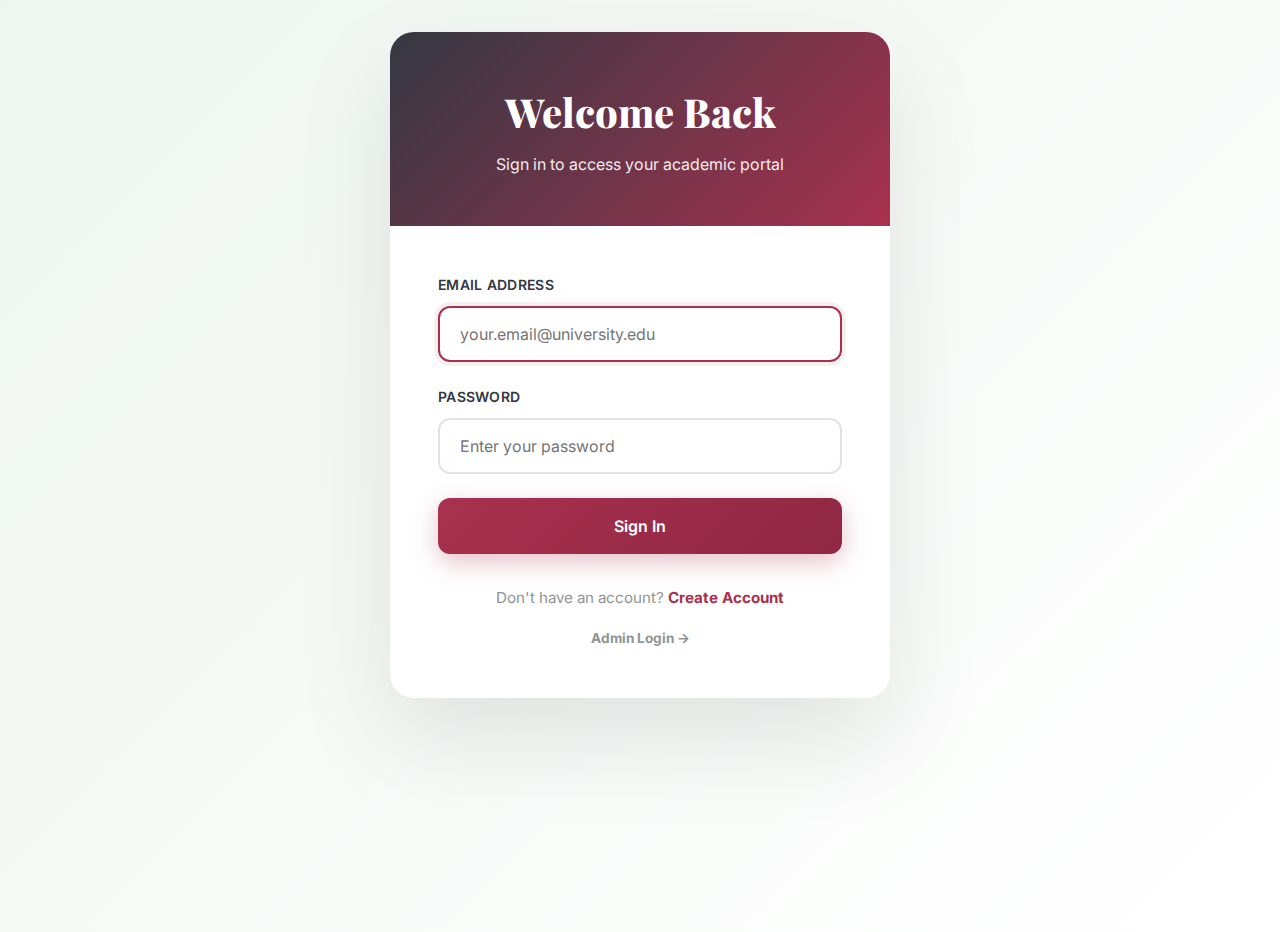
<file: index.html>
<!DOCTYPE html>
<html lang="en">

<head>
    <meta charset="UTF-8">
    <meta name="viewport" content="width=device-width, initial-scale=1.0">
    <title>Dashboard - CSPG India Academic Portal</title>
    <link
        href="https://fonts.googleapis.com/css2?family=Playfair+Display:wght@400;600;700;800&family=Inter:wght@300;400;500;600;700&display=swap"
        rel="stylesheet">
    <link rel="stylesheet" href="css/main.css">
    <link rel="stylesheet" href="css/dashboard.css">
</head>

<body>
    <div class="dashboard-container">
        <!-- Header -->
        <header class="dashboard-header">
            <div class="header-content">
                <div class="user-info">
                    <h1 id="userName">Loading...</h1>
                    <p id="userEmail">Loading...</p>
                    <div class="user-meta">
                        <div class="user-meta-item">
                            <span>🏛️</span>
                            <span id="userInstitution">Loading...</span>
                        </div>
                    </div>
                </div>
                <div class="header-actions">
                    <button class="btn-settings" id="settingsBtn">⚙️ Settings</button>
                    <button class="btn-logout" id="logoutBtn">Logout</button>
                </div>
            </div>
        </header>

        <!-- Stats -->
        <div id="statsContainer" class="stats-grid">
            <!-- Stats will be rendered here -->
        </div>

        <!-- Submissions -->
        <section class="content-section">
            <div id="submissionsContainer">
                <!-- Submissions will be rendered here -->
            </div>
        </section>

        <!-- Submission Form -->
        <section class="content-section" id="submissionFormSection">
            <div class="section-header">
                <h2>Submit New Manuscript</h2>
            </div>

            <div id="formMessageContainer"></div>

            <form id="submissionForm" class="submission-form">
                <div class="form-group">
                    <label class="form-label">MANUSCRIPT TITLE *</label>
                    <input type="text" class="form-input" id="title" placeholder="Enter manuscript title" required>
                </div>

                <div class="form-group">
                    <label class="form-label">ABSTRACT *</label>
                    <textarea class="form-textarea" id="abstract" placeholder="Enter abstract (max 300 words)" required
                        rows="6"></textarea>
                </div>

                <div class="form-group">
                    <label class="form-label">KEYWORDS *</label>
                    <input type="text" class="form-input" id="keywords"
                        placeholder="e.g., Machine Learning, Data Science, AI" required>
                </div>

                <div class="form-row">
                    <div class="form-group">
                        <label class="form-label">JOURNAL/PUBLICATION *</label>
                        <select class="form-select" id="journal" required>
                            <option value="">Select journal</option>
                            <option value="Journal of Computer Science">Journal of Computer Science</option>
                            <option value="International Journal of AI Research">International Journal of AI Research
                            </option>
                            <option value="Data Science Review">Data Science Review</option>
                            <option value="Applied Mathematics Journal">Applied Mathematics Journal</option>
                            <option value="Engineering Studies">Engineering Studies</option>
                            <option value="Other">Other</option>
                        </select>
                    </div>
                    <div class="form-group">
                        <label class="form-label">CORRESPONDING AUTHOR *</label>
                        <input type="text" class="form-input" id="correspondingAuthor" placeholder="Full name" required>
                    </div>
                </div>

                <div class="form-row">
                    <div class="form-group">
                        <label class="form-label">AUTHOR EMAIL *</label>
                        <input type="email" class="form-input" id="authorEmail" placeholder="author@university.edu"
                            required>
                    </div>
                    <div class="form-group">
                        <label class="form-label">CO-AUTHORS</label>
                        <input type="text" class="form-input" id="coAuthors" placeholder="Names separated by commas">
                    </div>
                </div>

                <div class="form-group">
                    <label class="form-label">AFFILIATION *</label>
                    <input type="text" class="form-input" id="affiliation" placeholder="University/Institution name"
                        required>
                </div>

                <div class="form-group">
                    <label class="form-label">UPLOAD MANUSCRIPT *</label>
                    <input type="file" id="manuscriptFile" accept=".pdf,.doc,.docx" required style="display: none;">
                    <div class="file-upload-area" id="fileUploadArea">
                        <div class="file-upload-icon">📄</div>
                        <div class="file-upload-text">Click to upload or drag and drop</div>
                        <div class="file-upload-hint">PDF or Word document (Max 50MB)</div>
                    </div>
                    <div class="file-selected" id="fileSelected">
                        <span id="fileName"></span>
                    </div>
                </div>

                <button type="submit" class="btn-primary" id="submitBtn">
                    <span class="btn-text">Submit Manuscript</span>
                    <span class="btn-loader" style="display: none;"></span>
                </button>
            </form>
        </section>
    </div>

    <!-- Submission Details Modal -->
    <div id="submissionModal" class="modal">
        <div class="modal-dialog">
            <div id="modalContent"></div>
        </div>
    </div>

    <!-- Settings Modal -->
    <div id="settingsModal" class="modal">
        <div class="modal-dialog">
            <div class="modal-header">
                <h2>Account Settings</h2>
                <button class="modal-close" onclick="UserDashboard.closeSettingsModal()">&times;</button>
            </div>
            <div class="modal-body">
                <div id="settingsMessageContainer"></div>
                <form id="settingsForm">
                    <h3 style="margin-bottom: 1rem;">Change Password</h3>
                    <div class="form-group">
                        <label class="form-label">CURRENT PASSWORD</label>
                        <input type="password" class="form-input" id="currentPassword"
                            placeholder="Enter current password">
                    </div>
                    <div class="form-group">
                        <label class="form-label">NEW PASSWORD</label>
                        <input type="password" class="form-input" id="newPassword" placeholder="Enter new password"
                            minlength="6">
                    </div>
                    <div class="form-group">
                        <label class="form-label">CONFIRM NEW PASSWORD</label>
                        <input type="password" class="form-input" id="confirmNewPassword"
                            placeholder="Confirm new password">
                    </div>
                    <button type="submit" class="btn-primary">Update Password</button>
                </form>
            </div>
        </div>
    </div>

    <!-- Scripts -->
    <script src="js/storage.js"></script>
    <script src="js/auth.js"></script>
    <script src="js/ui.js"></script>
    <script src="js/api.js"></script>
    <script src="js/submission.js"></script>
    <script src="js/dashboard.js"></script>
    <script>
        (function () {
            'use strict';

            // File upload handling
            const fileInput = document.getElementById('manuscriptFile');
            const fileUploadArea = document.getElementById('fileUploadArea');
            const fileSelected = document.getElementById('fileSelected');
            const fileNameSpan = document.getElementById('fileName');

            // Click to upload
            fileUploadArea.addEventListener('click', () => {
                fileInput.click();
            });

            // File input change
            fileInput.addEventListener('change', handleFileSelect);

            // Drag and drop
            fileUploadArea.addEventListener('dragover', (e) => {
                e.preventDefault();
                fileUploadArea.classList.add('drag-over');
            });

            fileUploadArea.addEventListener('dragleave', () => {
                fileUploadArea.classList.remove('drag-over');
            });

            fileUploadArea.addEventListener('drop', (e) => {
                e.preventDefault();
                fileUploadArea.classList.remove('drag-over');

                const files = e.dataTransfer.files;
                if (files.length > 0) {
                    fileInput.files = files;
                    handleFileSelect();
                }
            });

            function handleFileSelect() {
                const file = fileInput.files[0];
                if (file) {
                    fileNameSpan.textContent = `${file.name} (${UI.formatFileSize(file.size)})`;
                    fileSelected.classList.add('active');
                }
            }

            // Form submission
            const form = document.getElementById('submissionForm');
            const submitBtn = document.getElementById('submitBtn');
            const btnText = submitBtn.querySelector('.btn-text');
            const btnLoader = submitBtn.querySelector('.btn-loader');
            const formMessageContainer = document.getElementById('formMessageContainer');

            form.addEventListener('submit', async function (e) {
                e.preventDefault();

                // Clear messages
                formMessageContainer.innerHTML = '';

                // Get form data
                const formData = {
                    title: document.getElementById('title').value.trim(),
                    abstract: document.getElementById('abstract').value.trim(),
                    keywords: document.getElementById('keywords').value.trim(),
                    journal: document.getElementById('journal').value,
                    correspondingAuthor: document.getElementById('correspondingAuthor').value.trim(),
                    authorEmail: document.getElementById('authorEmail').value.trim(),
                    coAuthors: document.getElementById('coAuthors').value.trim(),
                    affiliation: document.getElementById('affiliation').value.trim()
                };

                const file = fileInput.files[0];

                // Validate file
                if (!file) {
                    UI.showError(formMessageContainer, 'Please select a file to upload');
                    return;
                }

                // Show loading
                submitBtn.disabled = true;
                btnText.style.display = 'none';
                btnLoader.style.display = 'inline-block';

                try {
                    // Validate file
                    Submission.validateFile(file);

                    // Create submission
                    const submission = await Submission.createSubmission(formData, file);

                    // Show success
                    UI.showSuccess(formMessageContainer, 'Manuscript submitted successfully!');

                    // Reset form
                    form.reset();
                    fileSelected.classList.remove('active');

                    // Refresh dashboard
                    UserDashboard.refresh();

                    // Scroll to submissions and show details
                    setTimeout(() => {
                        window.scrollTo({ top: 0, behavior: 'smooth' });
                        // Show submission details
                        if (submission && submission.id) {
                            UserDashboard.viewSubmission(submission.id);
                        }
                    }, 1500);

                } catch (error) {
                    UI.showError(formMessageContainer, error.message);
                } finally {
                    // Reset button
                    submitBtn.disabled = false;
                    btnText.style.display = 'inline';
                    btnLoader.style.display = 'none';
                }
            });
        })();
    </script>
</body>

</html>
</file>
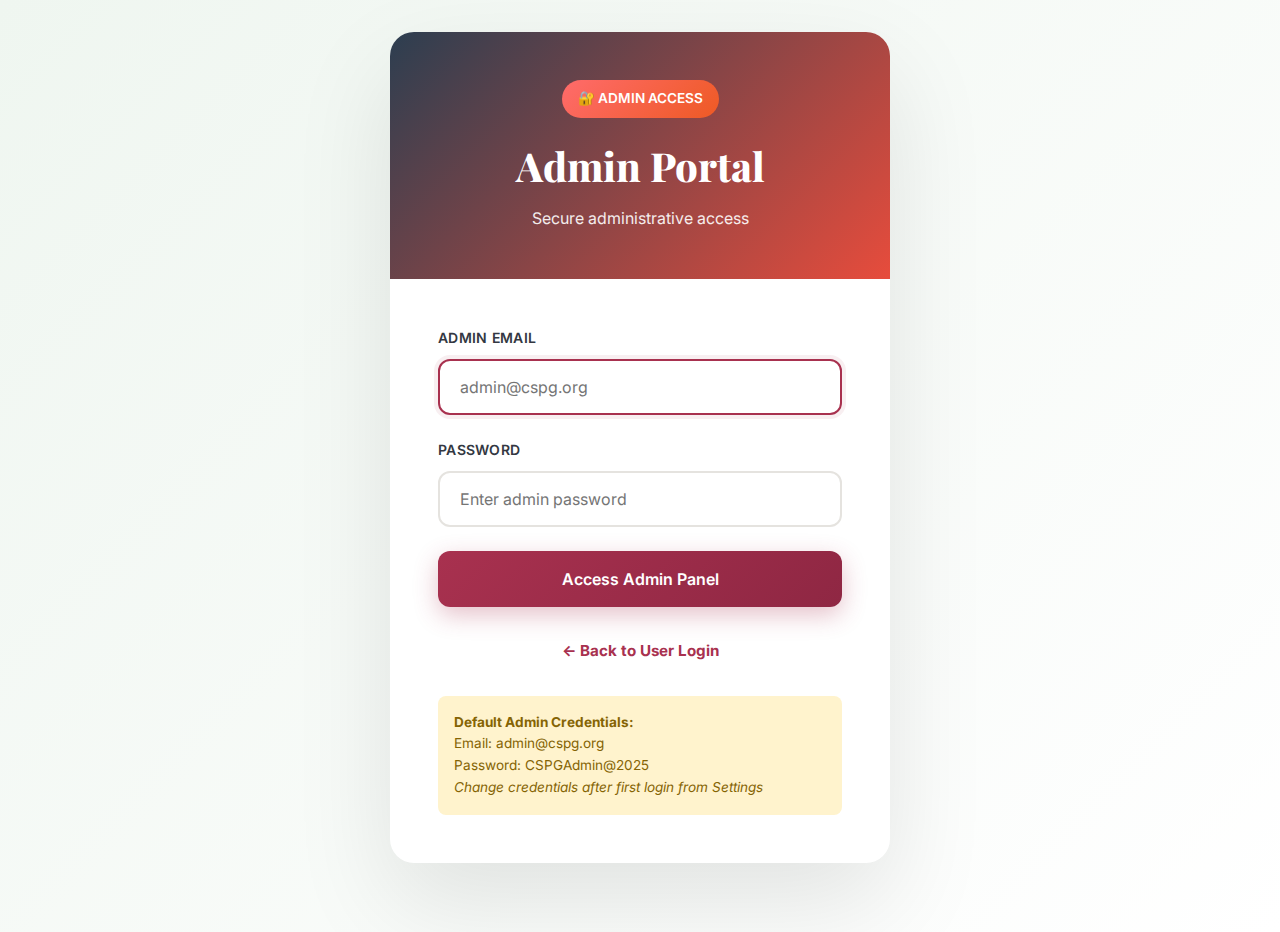
<file: admin-dashboard.html>
<!DOCTYPE html>
<html lang="en">
<head>
    <meta charset="UTF-8">
    <meta name="viewport" content="width=device-width, initial-scale=1.0">
    <title>Admin Dashboard - CSPG India Portal</title>
    <link href="https://fonts.googleapis.com/css2?family=Playfair+Display:wght@400;600;700;800&family=Inter:wght@300;400;500;600;700&display=swap" rel="stylesheet">
    <link rel="stylesheet" href="css/main.css">
    <link rel="stylesheet" href="css/admin.css">
</head>
<body>
    <div class="admin-container">
        <!-- Admin Header -->
        <header class="admin-header">
            <div class="admin-header-content">
                <div>
                    <div class="admin-badge">🔐 ADMIN PANEL</div>
                    <h1 id="adminName">Admin Dashboard</h1>
                    <p id="adminEmail">Loading...</p>
                </div>
                <div class="header-actions">
                    <button class="btn-settings" id="settingsBtn">⚙️ Settings</button>
                    <button class="btn-logout" id="logoutBtn">Logout</button>
                </div>
            </div>
        </header>

        <!-- Navigation -->
        <nav class="admin-nav">
            <button class="nav-tab active" data-tab="overview">
                📊 Overview
            </button>
            <button class="nav-tab" data-tab="submissions">
                📝 Submissions <span class="badge" id="submissionCount">0</span>
            </button>
            <button class="nav-tab" data-tab="payments">
                💰 Payments <span class="badge" id="pendingPaymentCount">0</span>
            </button>
            <button class="nav-tab" data-tab="users">
                👥 Users <span class="badge" id="userCount">0</span>
            </button>
            <button class="nav-tab" data-tab="activity">
                📋 Activity Log
            </button>
        </nav>

        <!-- Overview Section -->
        <section id="overview" class="admin-section active">
            <div class="admin-stats" id="statsContainer">
                <!-- Stats will be rendered here -->
            </div>

            <div class="submissions-panel">
                <div class="panel-header">
                    <h2>Recent Submissions</h2>
                </div>
                <div id="recentSubmissionsTable"></div>
            </div>
        </section>

        <!-- Submissions Section -->
        <section id="submissions" class="admin-section">
            <div class="submissions-panel">
                <div class="panel-header">
                    <h2>All Submissions</h2>
                    <div class="panel-actions">
                        <input type="search" class="search-box" id="searchBox" placeholder="Search by ID, title, author...">
                        <button class="btn-export" onclick="AdminDashboard.exportSubmissions()">
                            📥 Export CSV
                        </button>
                    </div>
                </div>

                <div class="filters" id="statusFilters">
                    <button class="filter-btn active" data-status="all">All</button>
                    <button class="filter-btn" data-status="Under Review">Under Review</button>
                    <button class="filter-btn" data-status="Accepted">Accepted</button>
                    <button class="filter-btn" data-status="Rejected">Rejected</button>
                    <button class="filter-btn" data-status="Published">Published</button>
                    <button class="filter-btn" data-status="Revision Required">Revision Required</button>
                </div>

                <div class="admin-table" id="submissionsTable">
                    <!-- Table will be rendered here -->
                </div>
            </div>
        </section>

        <!-- Payments Section -->
        <section id="payments" class="admin-section">
            <div class="submissions-panel">
                <div class="panel-header">
                    <h2>Payment Management</h2>
                    <div class="panel-actions">
                        <button class="btn-export" onclick="AdminDashboard.exportPayments()">
                            📥 Export Payments
                        </button>
                    </div>
                </div>

                <div class="filters" id="paymentFilters">
                    <button class="filter-btn active" data-payment="all">All</button>
                    <button class="filter-btn" data-payment="Pending">Pending</button>
                    <button class="filter-btn" data-payment="Paid">Paid</button>
                    <button class="filter-btn" data-payment="Failed">Failed</button>
                </div>

                <div class="admin-table" id="paymentsTable">
                    <!-- Table will be rendered here -->
                </div>
            </div>
        </section>

        <!-- Users Section -->
        <section id="users" class="admin-section">
            <div class="submissions-panel">
                <div class="panel-header">
                    <h2>Registered Users</h2>
                    <div class="panel-actions">
                        <button class="btn-export" onclick="AdminDashboard.exportUsers()">
                            📥 Export Users
                        </button>
                    </div>
                </div>

                <div class="admin-table" id="usersTable">
                    <!-- Table will be rendered here -->
                </div>
            </div>
        </section>

        <!-- Activity Log Section -->
        <section id="activity" class="admin-section">
            <div class="activity-log">
                <div class="panel-header">
                    <h2>Admin Activity Log</h2>
                </div>
                <div id="activityLogContainer">
                    <!-- Activity logs will be rendered here -->
                </div>
            </div>
        </section>
    </div>

    <!-- Edit Submission Modal -->
    <div id="editModal" class="modal">
        <div class="modal-dialog">
            <div id="editModalContent"></div>
        </div>
    </div>

    <!-- Payment Modal -->
    <div id="paymentModal" class="modal">
        <div class="modal-dialog">
            <div id="paymentModalContent"></div>
        </div>
    </div>

    <!-- User Details Modal -->
    <div id="userModal" class="modal">
        <div class="modal-dialog">
            <div id="userModalContent"></div>
        </div>
    </div>

    <!-- Settings Modal -->
    <div id="settingsModal" class="modal">
        <div class="modal-dialog">
            <div class="modal-header">
                <h2>Admin Settings</h2>
                <button class="modal-close" onclick="AdminDashboard.closeSettingsModal()">&times;</button>
            </div>
            <div class="modal-body">
                <div id="settingsMessageContainer"></div>
                <form id="settingsForm">
                    <h3 style="margin-bottom: 1rem;">Change Admin Credentials</h3>
                    <div class="form-group">
                        <label class="form-label">CURRENT PASSWORD</label>
                        <input type="password" class="form-input" id="currentPassword" placeholder="Enter current password">
                    </div>
                    <div class="form-group">
                        <label class="form-label">NEW EMAIL (Optional)</label>
                        <input type="email" class="form-input" id="newEmail" placeholder="Enter new email or leave blank">
                    </div>
                    <div class="form-group">
                        <label class="form-label">NEW PASSWORD</label>
                        <input type="password" class="form-input" id="newPassword" placeholder="Enter new password" minlength="6">
                    </div>
                    <div class="form-group">
                        <label class="form-label">CONFIRM NEW PASSWORD</label>
                        <input type="password" class="form-input" id="confirmNewPassword" placeholder="Confirm new password">
                    </div>
                    <button type="submit" class="btn-primary">Update Credentials</button>
                </form>
            </div>
        </div>
    </div>

    <!-- Scripts -->
    <script src="js/storage.js"></script>
    <script src="js/auth.js"></script>
    <script src="js/ui.js"></script>
    <script src="js/submission.js"></script>
    <script src="js/admin.js"></script>
    <script src="js/admin-dashboard.js"></script>
</body>
</html>
</file>
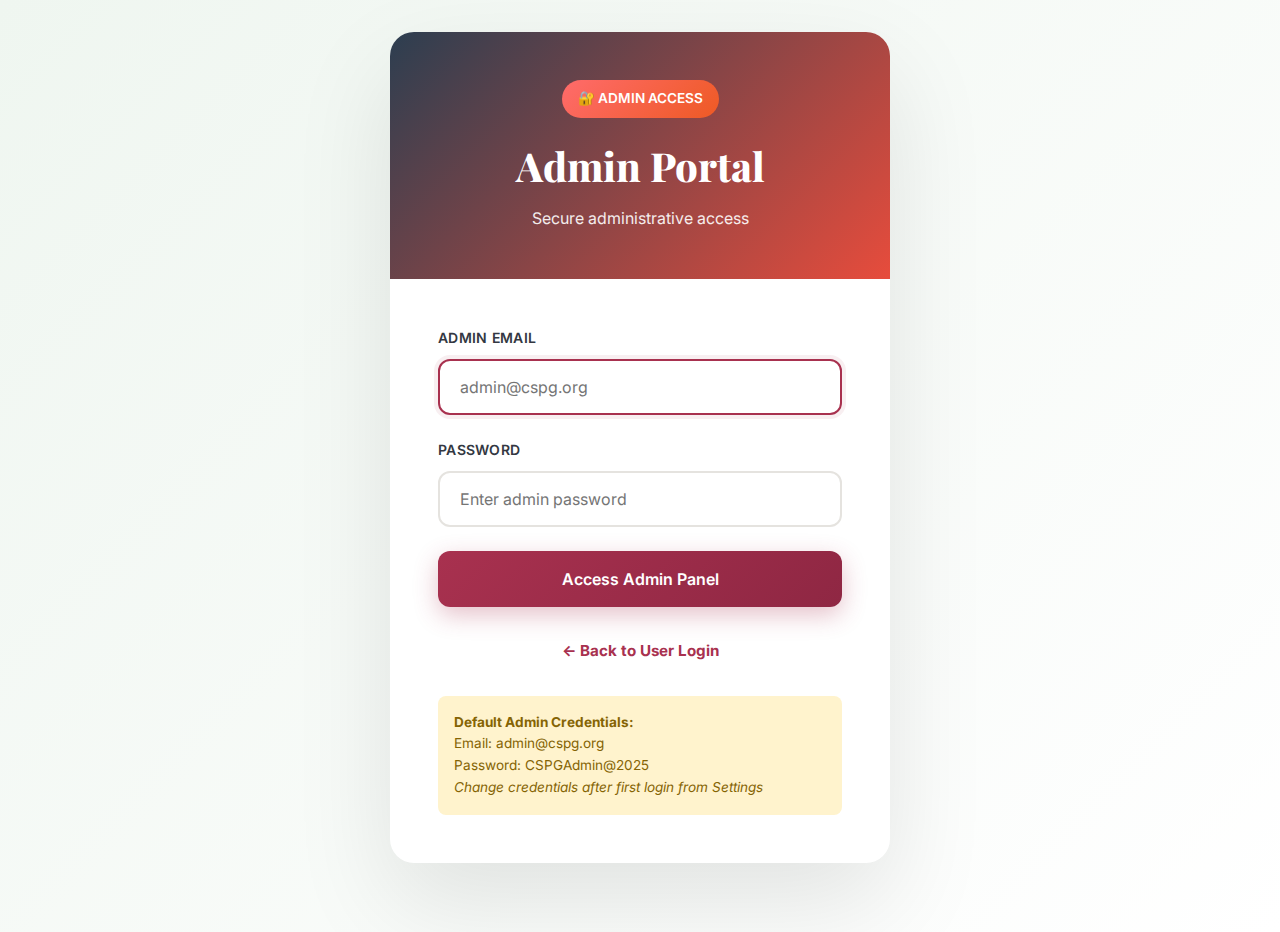
<file: admin-login.html>
<!DOCTYPE html>
<html lang="en">
<head>
    <meta charset="UTF-8">
    <meta name="viewport" content="width=device-width, initial-scale=1.0">
    <title>Admin Login - CSPG India Portal</title>
    <link href="https://fonts.googleapis.com/css2?family=Playfair+Display:wght@400;600;700;800&family=Inter:wght@300;400;500;600;700&display=swap" rel="stylesheet">
    <link rel="stylesheet" href="css/main.css">
    <link rel="stylesheet" href="css/auth.css">
    <style>
        .admin-badge {
            display: inline-block;
            background: linear-gradient(135deg, #ff6b6b 0%, #ee5a24 100%);
            color: white;
            padding: 0.5rem 1rem;
            border-radius: 20px;
            font-size: 0.85rem;
            font-weight: 600;
            margin-bottom: 1rem;
        }
        .auth-header {
            background: linear-gradient(135deg, #2c3e50 0%, #e74c3c 100%);
        }
    </style>
</head>
<body>
    <div class="auth-container">
        <div class="auth-header">
            <div class="admin-badge">🔐 ADMIN ACCESS</div>
            <h1>Admin Portal</h1>
            <p>Secure administrative access</p>
        </div>
        
        <div class="auth-body">
            <div id="messageContainer"></div>
            
            <form id="adminLoginForm" class="auth-form">
                <div class="form-group">
                    <label class="form-label">ADMIN EMAIL</label>
                    <input type="email" class="form-input" id="email" placeholder="admin@cspg.org" required autocomplete="email">
                </div>
                
                <div class="form-group">
                    <label class="form-label">PASSWORD</label>
                    <input type="password" class="form-input" id="password" placeholder="Enter admin password" required autocomplete="current-password">
                </div>
                
                <button type="submit" class="btn-primary" id="loginBtn">
                    <span class="btn-text">Access Admin Panel</span>
                    <span class="btn-loader" style="display: none;"></span>
                </button>
                
                <div class="auth-link">
                    <a href="login.html">← Back to User Login</a>
                </div>
            </form>

            <div style="margin-top: 2rem; padding: 1rem; background: #fff3cd; border-radius: 8px; font-size: 0.85rem; color: #856404;">
                <strong>Default Admin Credentials:</strong><br>
                Email: admin@cspg.org<br>
                Password: CSPGAdmin@2025<br>
                <em>Change credentials after first login from Settings</em>
            </div>
        </div>
    </div>
    
    <script src="js/storage.js"></script>
    <script src="js/auth.js"></script>
    <script src="js/ui.js"></script>
    <script src="js/admin.js"></script>
    <script>
        (function() {
            'use strict';

            // Redirect if already logged in as admin
            if (Admin.isAuthenticated()) {
                window.location.href = 'admin-dashboard.html';
                return;
            }

            const form = document.getElementById('adminLoginForm');
            const emailInput = document.getElementById('email');
            const passwordInput = document.getElementById('password');
            const loginBtn = document.getElementById('loginBtn');
            const btnText = loginBtn.querySelector('.btn-text');
            const btnLoader = loginBtn.querySelector('.btn-loader');
            const messageContainer = document.getElementById('messageContainer');

            // Handle form submission
            form.addEventListener('submit', async function(e) {
                e.preventDefault();
                
                const email = emailInput.value.trim();
                const password = passwordInput.value;

                // Clear previous messages
                messageContainer.innerHTML = '';

                // Validation
                if (!email || !password) {
                    UI.showError(messageContainer, 'Please fill in all fields');
                    return;
                }

                // Show loading state
                loginBtn.disabled = true;
                btnText.style.display = 'none';
                btnLoader.style.display = 'inline-block';

                try {
                    // Attempt admin login
                    await Admin.login(email, password);
                    
                    // Show success message
                    UI.showSuccess(messageContainer, 'Admin login successful! Redirecting...');
                    
                    // Redirect to admin dashboard
                    setTimeout(() => {
                        window.location.href = 'admin-dashboard.html';
                    }, 1000);
                } catch (error) {
                    UI.showError(messageContainer, error.message);
                    
                    // Reset button state
                    loginBtn.disabled = false;
                    btnText.style.display = 'inline';
                    btnLoader.style.display = 'none';
                }
            });

            // Focus first input
            emailInput.focus();
        })();
    </script>
</body>
</html>
</file>
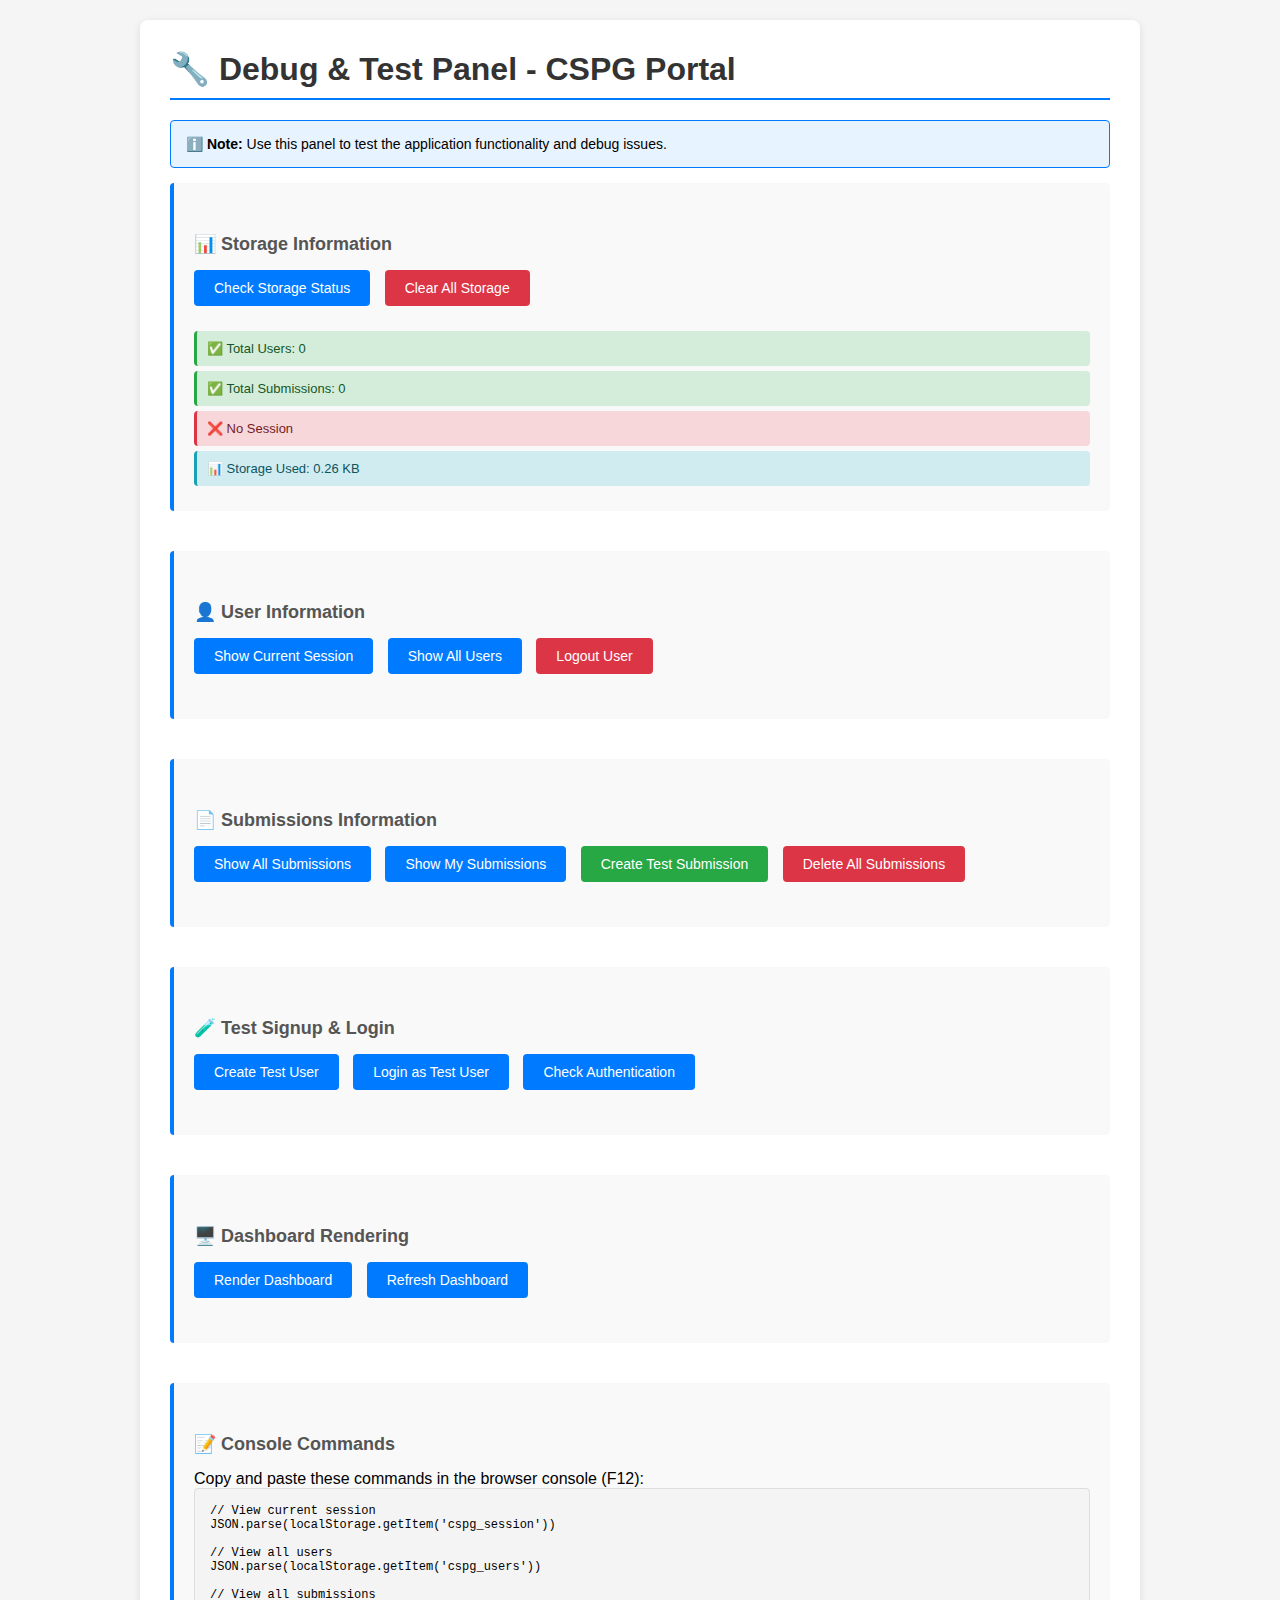
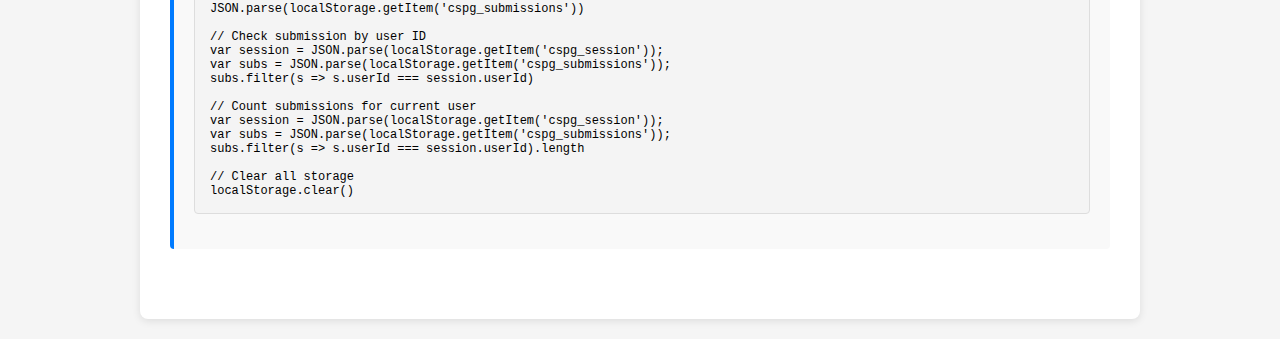
<file: debug-test.html>
<!DOCTYPE html>
<html lang="en">
<head>
    <meta charset="UTF-8">
    <meta name="viewport" content="width=device-width, initial-scale=1.0">
    <title>Debug & Test - CSPG Portal</title>
    <style>
        * {
            margin: 0;
            padding: 0;
            box-sizing: border-box;
        }
        
        body {
            font-family: 'Inter', sans-serif;
            background: #f5f5f5;
            padding: 20px;
        }
        
        .container {
            max-width: 1000px;
            margin: 0 auto;
            background: white;
            border-radius: 8px;
            padding: 30px;
            box-shadow: 0 2px 8px rgba(0, 0, 0, 0.1);
        }
        
        h1 {
            color: #333;
            margin-bottom: 20px;
            border-bottom: 2px solid #007bff;
            padding-bottom: 10px;
        }
        
        h2 {
            color: #555;
            margin-top: 30px;
            margin-bottom: 15px;
            font-size: 18px;
        }
        
        .section {
            margin-bottom: 40px;
            padding: 20px;
            background: #f9f9f9;
            border-left: 4px solid #007bff;
            border-radius: 4px;
        }
        
        .info-box {
            background: #e7f3ff;
            border: 1px solid #007bff;
            padding: 15px;
            border-radius: 4px;
            margin-bottom: 15px;
            font-size: 14px;
        }
        
        .success-box {
            background: #d4edda;
            border: 1px solid #28a745;
            padding: 15px;
            border-radius: 4px;
            margin-bottom: 15px;
            color: #155724;
        }
        
        .error-box {
            background: #f8d7da;
            border: 1px solid #f5c6cb;
            padding: 15px;
            border-radius: 4px;
            margin-bottom: 15px;
            color: #721c24;
        }
        
        button {
            background: #007bff;
            color: white;
            border: none;
            padding: 10px 20px;
            border-radius: 4px;
            cursor: pointer;
            font-size: 14px;
            margin-right: 10px;
            margin-bottom: 10px;
        }
        
        button:hover {
            background: #0056b3;
        }
        
        button.danger {
            background: #dc3545;
        }
        
        button.danger:hover {
            background: #c82333;
        }
        
        button.success {
            background: #28a745;
        }
        
        button.success:hover {
            background: #218838;
        }
        
        pre {
            background: #f4f4f4;
            border: 1px solid #ddd;
            padding: 15px;
            border-radius: 4px;
            overflow-x: auto;
            font-size: 12px;
            margin-bottom: 15px;
        }
        
        .status-line {
            padding: 10px;
            margin: 5px 0;
            border-radius: 4px;
            font-size: 13px;
        }
        
        .status-line.success {
            background: #d4edda;
            color: #155724;
            border-left: 3px solid #28a745;
        }
        
        .status-line.error {
            background: #f8d7da;
            color: #721c24;
            border-left: 3px solid #dc3545;
        }
        
        .status-line.info {
            background: #d1ecf1;
            color: #0c5460;
            border-left: 3px solid #17a2b8;
        }
        
        #output {
            margin-top: 20px;
        }
        
        .stat-item {
            display: inline-block;
            margin-right: 20px;
            padding: 15px;
            background: white;
            border-radius: 4px;
            border: 1px solid #ddd;
        }
        
        .stat-value {
            font-size: 24px;
            font-weight: bold;
            color: #007bff;
        }
        
        .stat-label {
            font-size: 12px;
            color: #666;
            margin-top: 5px;
        }
    </style>
</head>
<body>
    <div class="container">
        <h1>🔧 Debug & Test Panel - CSPG Portal</h1>
        
        <div class="info-box">
            ℹ️ <strong>Note:</strong> Use this panel to test the application functionality and debug issues.
        </div>
        
        <!-- Storage Information -->
        <div class="section">
            <h2>📊 Storage Information</h2>
            <button onclick="checkStorage()">Check Storage Status</button>
            <button onclick="clearAllStorage()" class="danger">Clear All Storage</button>
            <div id="storageOutput" style="margin-top: 15px;"></div>
        </div>
        
        <!-- User Information -->
        <div class="section">
            <h2>👤 User Information</h2>
            <button onclick="showSession()">Show Current Session</button>
            <button onclick="showAllUsers()">Show All Users</button>
            <button onclick="logoutUser()" class="danger">Logout User</button>
            <div id="userOutput" style="margin-top: 15px;"></div>
        </div>
        
        <!-- Submissions Information -->
        <div class="section">
            <h2>📄 Submissions Information</h2>
            <button onclick="showSubmissions()">Show All Submissions</button>
            <button onclick="showUserSubmissions()">Show My Submissions</button>
            <button onclick="createTestSubmission()" class="success">Create Test Submission</button>
            <button onclick="deleteAllSubmissions()" class="danger">Delete All Submissions</button>
            <div id="submissionOutput" style="margin-top: 15px;"></div>
        </div>
        
        <!-- Test Signup/Login -->
        <div class="section">
            <h2>🧪 Test Signup & Login</h2>
            <button onclick="testSignup()">Create Test User</button>
            <button onclick="testLogin()">Login as Test User</button>
            <button onclick="checkAuth()">Check Authentication</button>
            <div id="testOutput" style="margin-top: 15px;"></div>
        </div>
        
        <!-- Dashboard Rendering -->
        <div class="section">
            <h2>🖥️ Dashboard Rendering</h2>
            <button onclick="testDashboardRender()">Render Dashboard</button>
            <button onclick="testRefreshDashboard()">Refresh Dashboard</button>
            <div id="dashboardOutput" style="margin-top: 15px;"></div>
        </div>
        
        <!-- Console Logs -->
        <div class="section">
            <h2>📝 Console Commands</h2>
            <p>Copy and paste these commands in the browser console (F12):</p>
            <pre>// View current session
JSON.parse(localStorage.getItem('cspg_session'))

// View all users
JSON.parse(localStorage.getItem('cspg_users'))

// View all submissions
JSON.parse(localStorage.getItem('cspg_submissions'))

// Check submission by user ID
var session = JSON.parse(localStorage.getItem('cspg_session'));
var subs = JSON.parse(localStorage.getItem('cspg_submissions'));
subs.filter(s => s.userId === session.userId)

// Count submissions for current user
var session = JSON.parse(localStorage.getItem('cspg_session'));
var subs = JSON.parse(localStorage.getItem('cspg_submissions'));
subs.filter(s => s.userId === session.userId).length

// Clear all storage
localStorage.clear()</pre>
        </div>
    </div>
    
    <script src="js/storage.js"></script>
    <script src="js/auth.js"></script>
    <script src="js/ui.js"></script>
    <script src="js/submission.js"></script>
    
    <script>
        'use strict';
        
        function addOutput(elementId, message, type = 'info') {
            const output = document.getElementById(elementId);
            const line = document.createElement('div');
            line.className = 'status-line ' + type;
            line.textContent = message;
            output.appendChild(line);
        }
        
        function clearOutput(elementId) {
            document.getElementById(elementId).innerHTML = '';
        }
        
        async function checkStorage() {
            clearOutput('storageOutput');
            
            const users = JSON.parse(localStorage.getItem('cspg_users') || '[]');
            const submissions = JSON.parse(localStorage.getItem('cspg_submissions') || '[]');
            const session = JSON.parse(localStorage.getItem('cspg_session'));
            
            addOutput('storageOutput', `✅ Total Users: ${users.length}`, 'success');
            addOutput('storageOutput', `✅ Total Submissions: ${submissions.length}`, 'success');
            addOutput('storageOutput', `${session ? '✅ Session Active' : '❌ No Session'}`, session ? 'success' : 'error');
            
            const usedSpace = JSON.stringify(localStorage).length;
            addOutput('storageOutput', `📊 Storage Used: ${(usedSpace / 1024).toFixed(2)} KB`, 'info');
        }
        
        function showSession() {
            clearOutput('userOutput');
            const session = Storage.getSession();
            
            if (!session) {
                addOutput('userOutput', '❌ No active session', 'error');
                return;
            }
            
            addOutput('userOutput', `✅ Session Found:`, 'success');
            const output = document.getElementById('userOutput');
            const pre = document.createElement('pre');
            pre.textContent = JSON.stringify(session, null, 2);
            output.appendChild(pre);
        }
        
        function showAllUsers() {
            clearOutput('userOutput');
            const users = Storage.getUsers();
            
            if (users.length === 0) {
                addOutput('userOutput', '❌ No users found', 'error');
                return;
            }
            
            addOutput('userOutput', `✅ Found ${users.length} user(s):`, 'success');
            const output = document.getElementById('userOutput');
            users.forEach((user, index) => {
                const pre = document.createElement('pre');
                pre.textContent = `User ${index + 1}:\n${JSON.stringify(user, null, 2)}`;
                output.appendChild(pre);
            });
        }
        
        async function testSignup() {
            clearOutput('testOutput');
            addOutput('testOutput', 'Creating test user...', 'info');
            
            try {
                const userData = {
                    firstName: 'Test',
                    lastName: 'User',
                    email: 'test' + Date.now() + '@example.com',
                    institution: 'Test University',
                    department: 'Computer Science',
                    position: 'Professor',
                    password: 'Test@123456',
                    confirmPassword: 'Test@123456'
                };
                
                await Auth.register(userData);
                addOutput('testOutput', `✅ User created successfully!`, 'success');
                addOutput('testOutput', `Email: ${userData.email}`, 'info');
                addOutput('testOutput', `Password: ${userData.password}`, 'info');
                checkStorage();
            } catch (error) {
                addOutput('testOutput', `❌ Error: ${error.message}`, 'error');
            }
        }
        
        async function testLogin() {
            clearOutput('testOutput');
            const users = Storage.getUsers();
            
            if (users.length === 0) {
                addOutput('testOutput', '❌ No users available. Create a test user first!', 'error');
                return;
            }
            
            const testUser = users[0];
            addOutput('testOutput', `Logging in as: ${testUser.email}`, 'info');
            
            try {
                await Auth.login(testUser.email, 'Test@123456');
                addOutput('testOutput', `✅ Login successful!`, 'success');
                showSession();
            } catch (error) {
                addOutput('testOutput', `❌ Error: ${error.message}`, 'error');
            }
        }
        
        function checkAuth() {
            clearOutput('testOutput');
            const isAuth = Auth.isAuthenticated();
            const currentUser = Auth.getCurrentUser();
            
            if (isAuth && currentUser) {
                addOutput('testOutput', `✅ User is authenticated`, 'success');
                addOutput('testOutput', `User: ${currentUser.fullName}`, 'info');
            } else {
                addOutput('testOutput', `❌ User is not authenticated`, 'error');
            }
        }
        
        function logoutUser() {
            Storage.clearSession();
            clearOutput('userOutput');
            addOutput('userOutput', `✅ User logged out`, 'success');
        }
        
        function showSubmissions() {
            clearOutput('submissionOutput');
            const submissions = Storage.getSubmissions();
            
            if (submissions.length === 0) {
                addOutput('submissionOutput', '❌ No submissions found', 'error');
                return;
            }
            
            addOutput('submissionOutput', `✅ Found ${submissions.length} submission(s):`, 'success');
            const output = document.getElementById('submissionOutput');
            submissions.forEach((sub, index) => {
                const pre = document.createElement('pre');
                pre.textContent = `Submission ${index + 1} (ID: ${sub.id}):\nUser ID: ${sub.userId}\nTitle: ${sub.title}\nFile: ${sub.fileName}\nDate: ${sub.dateSubmitted}`;
                output.appendChild(pre);
            });
        }
        
        function showUserSubmissions() {
            clearOutput('submissionOutput');
            const session = Storage.getSession();
            
            if (!session) {
                addOutput('submissionOutput', '❌ No active session', 'error');
                return;
            }
            
            const userSubs = Storage.getUserSubmissions(session.userId);
            
            if (userSubs.length === 0) {
                addOutput('submissionOutput', `✅ User has 0 submissions`, 'info');
                return;
            }
            
            addOutput('submissionOutput', `✅ User has ${userSubs.length} submission(s):`, 'success');
            const output = document.getElementById('submissionOutput');
            userSubs.forEach((sub, index) => {
                const p = document.createElement('p');
                p.innerHTML = `<strong>Submission ${index + 1}:</strong><br>
                    ID: ${sub.id}<br>
                    Title: ${sub.title}<br>
                    Journal: ${sub.journal}<br>
                    Status: ${sub.status}<br>
                    Date: ${UI.formatDate(sub.dateSubmitted)}`;
                output.appendChild(p);
            });
        }
        
        async function createTestSubmission() {
            clearOutput('submissionOutput');
            const session = Storage.getSession();
            
            if (!session) {
                addOutput('submissionOutput', '❌ No active session. Login first!', 'error');
                return;
            }
            
            addOutput('submissionOutput', 'Creating test submission...', 'info');
            
            try {
                const testSub = {
                    id: 'SUB-' + Date.now().toString(36).toUpperCase(),
                    userId: session.userId,
                    title: 'Test Manuscript - ' + new Date().toLocaleString(),
                    abstract: 'This is a test abstract for debugging purposes.',
                    keywords: 'test, debug, manuscript',
                    journal: 'Journal of Computer Science',
                    correspondingAuthor: 'Test Author',
                    authorEmail: 'test@example.com',
                    coAuthors: 'Co Author 1, Co Author 2',
                    affiliation: 'Test University',
                    status: 'Under Review',
                    paymentStatus: 'Pending',
                    fileName: 'test-manuscript.pdf',
                    fileSize: 1024000,
                    fileType: 'application/pdf',
                    fileData: null,
                    dateSubmitted: new Date().toISOString(),
                    lastUpdated: new Date().toISOString(),
                    deleted: false
                };
                
                Storage.addSubmission(testSub);
                addOutput('submissionOutput', `✅ Test submission created!`, 'success');
                addOutput('submissionOutput', `ID: ${testSub.id}`, 'info');
                addOutput('submissionOutput', `Title: ${testSub.title}`, 'info');
                checkStorage();
            } catch (error) {
                addOutput('submissionOutput', `❌ Error: ${error.message}`, 'error');
            }
        }
        
        function clearAllStorage() {
            if (confirm('⚠️ This will delete ALL data. Are you sure?')) {
                localStorage.clear();
                clearOutput('storageOutput');
                addOutput('storageOutput', '✅ All storage cleared', 'success');
            }
        }
        
        function deleteAllSubmissions() {
            if (confirm('⚠️ Delete all submissions? This cannot be undone.')) {
                localStorage.removeItem('cspg_submissions');
                clearOutput('submissionOutput');
                addOutput('submissionOutput', '✅ All submissions deleted', 'success');
            }
        }
        
        function testDashboardRender() {
            clearOutput('dashboardOutput');
            
            if (typeof UserDashboard === 'undefined') {
                addOutput('dashboardOutput', '⚠️ UserDashboard not defined. Dashboard JS not loaded.', 'error');
                return;
            }
            
            addOutput('dashboardOutput', 'UserDashboard module is available', 'success');
            addOutput('dashboardOutput', 'Methods: init, refresh, viewSubmission, closeModal, closeSettingsModal', 'info');
        }
        
        function testRefreshDashboard() {
            clearOutput('dashboardOutput');
            
            if (typeof UserDashboard === 'undefined') {
                addOutput('dashboardOutput', '❌ UserDashboard not defined', 'error');
                return;
            }
            
            try {
                UserDashboard.refresh();
                addOutput('dashboardOutput', '✅ Dashboard refreshed', 'success');
            } catch (error) {
                addOutput('dashboardOutput', `❌ Error: ${error.message}`, 'error');
            }
        }
        
        // Show initial storage status on page load
        window.addEventListener('load', function() {
            checkStorage();
        });
    </script>
</body>
</html>
</file>
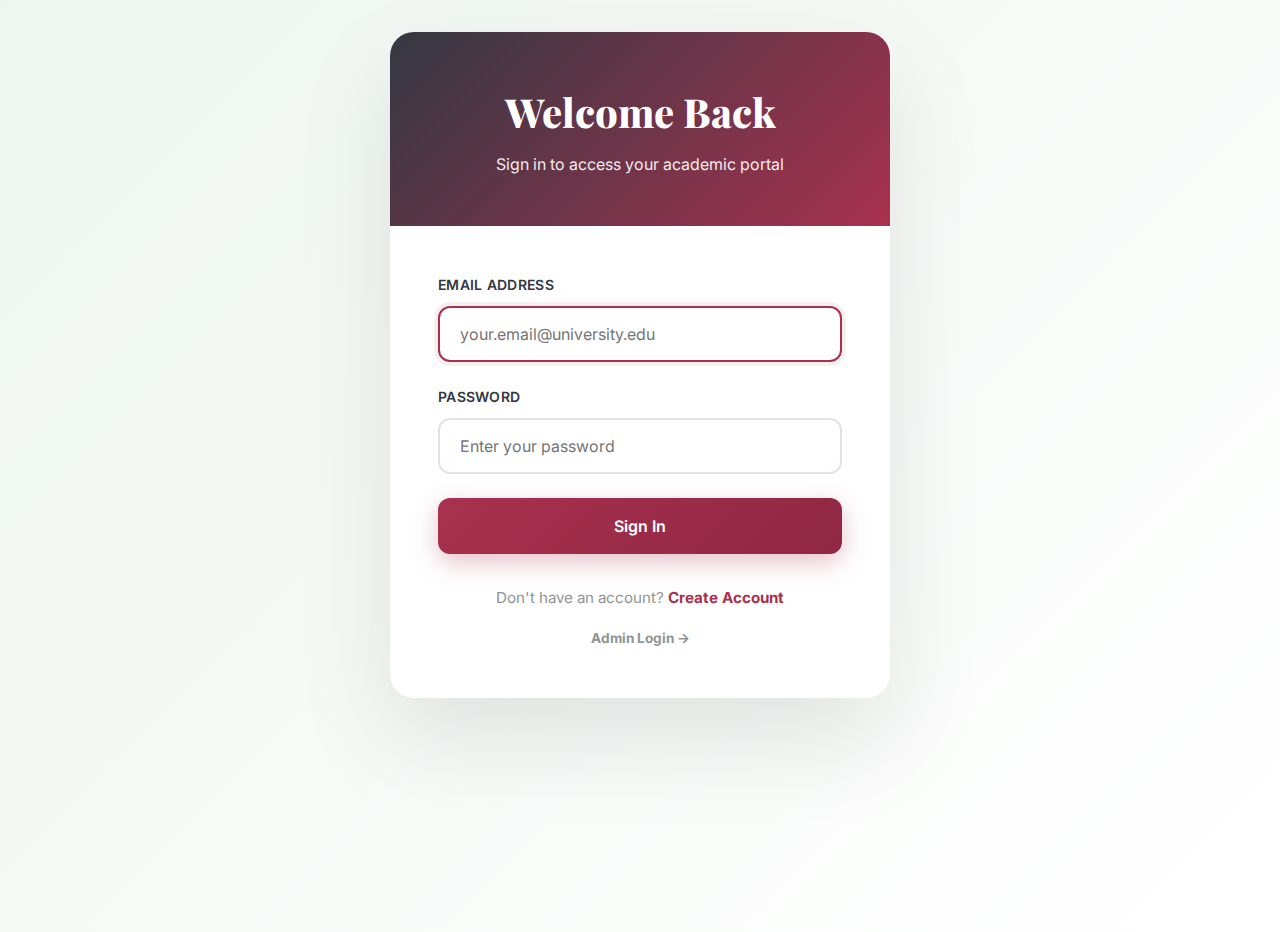
<file: login.html>
<!DOCTYPE html>
<html lang="en">
<head>
    <meta charset="UTF-8">
    <meta name="viewport" content="width=device-width, initial-scale=1.0">
    <title>Login - CSPG India Academic Portal</title>
    <link href="https://fonts.googleapis.com/css2?family=Playfair+Display:wght@400;600;700;800&family=Inter:wght@300;400;500;600;700&display=swap" rel="stylesheet">
    <link rel="stylesheet" href="css/main.css">
    <link rel="stylesheet" href="css/auth.css">
</head>
<body>
    <div class="auth-container">
        <div class="auth-header">
            <h1>Welcome Back</h1>
            <p>Sign in to access your academic portal</p>
        </div>
        
        <div class="auth-body">
            <div id="messageContainer"></div>
            
            <form id="loginForm" class="auth-form">
                <div class="form-group">
                    <label class="form-label">EMAIL ADDRESS</label>
                    <input type="email" class="form-input" id="email" placeholder="your.email@university.edu" required autocomplete="email">
                </div>
                
                <div class="form-group">
                    <label class="form-label">PASSWORD</label>
                    <input type="password" class="form-input" id="password" placeholder="Enter your password" required autocomplete="current-password">
                </div>
                
                <button type="submit" class="btn-primary" id="loginBtn">
                    <span class="btn-text">Sign In</span>
                    <span class="btn-loader" style="display: none;"></span>
                </button>
                
                <div class="auth-link">
                    Don't have an account? <a href="signup.html">Create Account</a>
                </div>
                
                <div class="auth-link" style="margin-top: 1rem;">
                    <a href="admin-login.html" style="font-size: 0.85rem; color: var(--color-gray);">Admin Login →</a>
                </div>
            </form>
        </div>
    </div>
    
    <script src="js/storage.js"></script>
    <script src="js/auth.js"></script>
    <script src="js/ui.js"></script>
    <script>
        (function() {
            'use strict';

            // Redirect if already logged in
            if (Auth.isAuthenticated()) {
                window.location.href = 'index.html';
                return;
            }

            const form = document.getElementById('loginForm');
            const emailInput = document.getElementById('email');
            const passwordInput = document.getElementById('password');
            const loginBtn = document.getElementById('loginBtn');
            const btnText = loginBtn.querySelector('.btn-text');
            const btnLoader = loginBtn.querySelector('.btn-loader');
            const messageContainer = document.getElementById('messageContainer');

            // Handle form submission
            form.addEventListener('submit', async function(e) {
                e.preventDefault();
                
                const email = emailInput.value.trim();
                const password = passwordInput.value;

                // Clear previous messages
                messageContainer.innerHTML = '';

                // Validation
                if (!email || !password) {
                    UI.showError(messageContainer, 'Please fill in all fields');
                    return;
                }

                // Show loading state
                loginBtn.disabled = true;
                btnText.style.display = 'none';
                btnLoader.style.display = 'inline-block';

                try {
                    // Attempt login
                    await Auth.login(email, password);
                    
                    // Show success message
                    UI.showSuccess(messageContainer, 'Login successful! Redirecting...');
                    
                    // Redirect to dashboard
                    setTimeout(() => {
                        window.location.href = 'index.html';
                    }, 1000);
                } catch (error) {
                    UI.showError(messageContainer, error.message);
                    
                    // Reset button state
                    loginBtn.disabled = false;
                    btnText.style.display = 'inline';
                    btnLoader.style.display = 'none';
                }
            });

            // Focus first input
            emailInput.focus();
        })();
    </script>
</body>
</html>
</file>
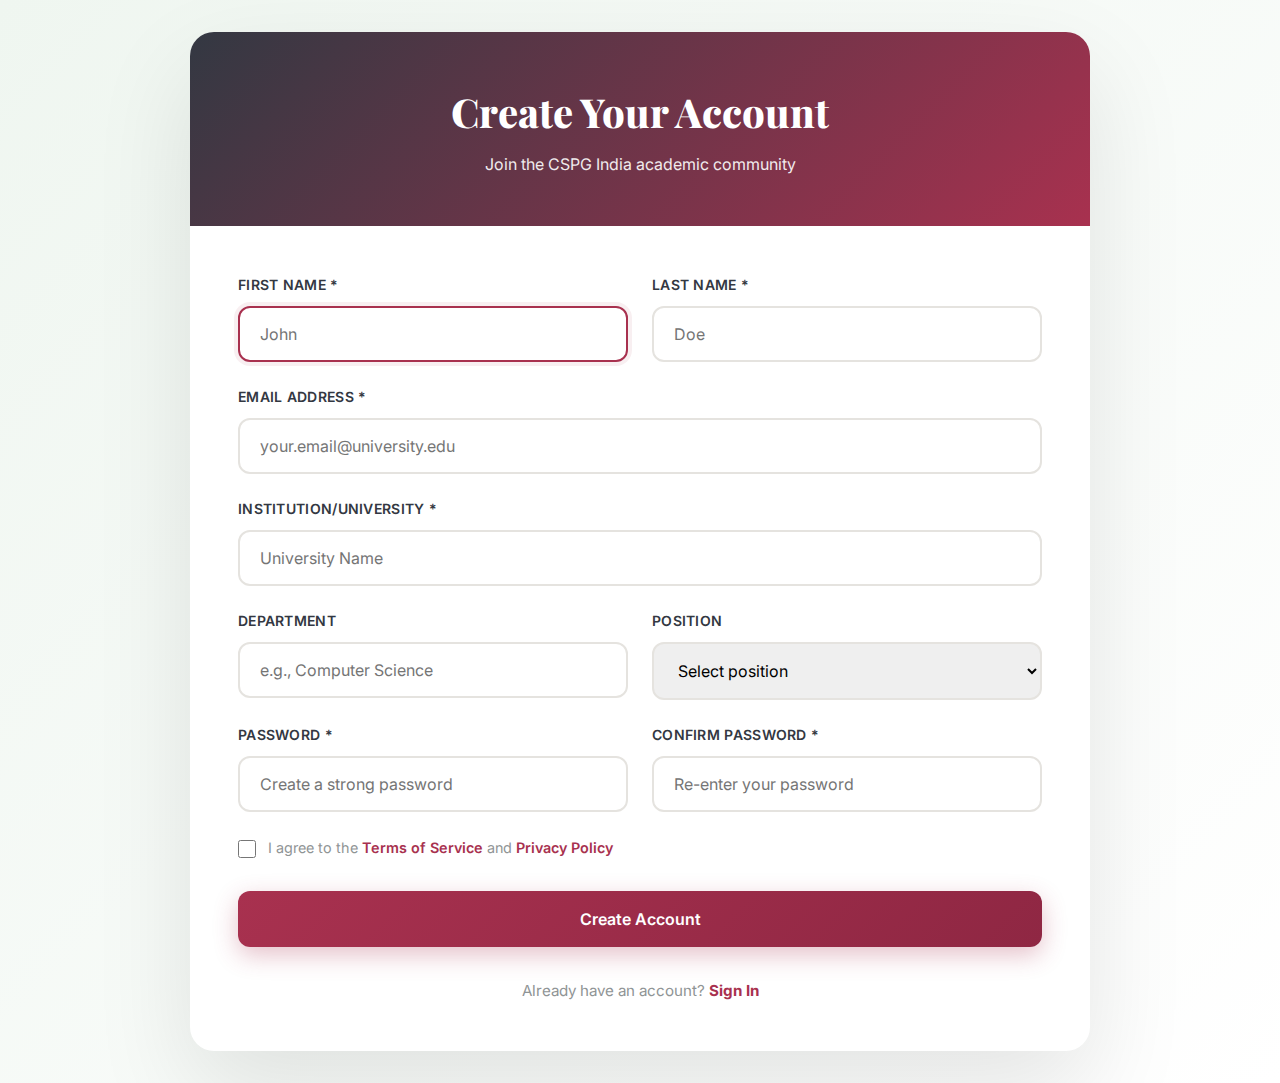
<file: signup.html>
<!DOCTYPE html>
<html lang="en">
<head>
    <meta charset="UTF-8">
    <meta name="viewport" content="width=device-width, initial-scale=1.0">
    <title>Sign Up - CSPG India Academic Portal</title>
    <link href="https://fonts.googleapis.com/css2?family=Playfair+Display:wght@400;600;700;800&family=Inter:wght@300;400;500;600;700&display=swap" rel="stylesheet">
    <link rel="stylesheet" href="css/main.css">
    <link rel="stylesheet" href="css/auth.css">
</head>
<body>
    <div class="auth-container signup-container">
        <div class="auth-header">
            <h1>Create Your Account</h1>
            <p>Join the CSPG India academic community</p>
        </div>
        
        <div class="auth-body">
            <div id="messageContainer"></div>
            
            <form id="signupForm" class="auth-form">
                <div class="form-row">
                    <div class="form-group">
                        <label class="form-label">FIRST NAME *</label>
                        <input type="text" class="form-input" id="firstName" placeholder="John" required autocomplete="given-name">
                    </div>
                    <div class="form-group">
                        <label class="form-label">LAST NAME *</label>
                        <input type="text" class="form-input" id="lastName" placeholder="Doe" required autocomplete="family-name">
                    </div>
                </div>
                
                <div class="form-group">
                    <label class="form-label">EMAIL ADDRESS *</label>
                    <input type="email" class="form-input" id="email" placeholder="your.email@university.edu" required autocomplete="email">
                </div>
                
                <div class="form-group">
                    <label class="form-label">INSTITUTION/UNIVERSITY *</label>
                    <input type="text" class="form-input" id="institution" placeholder="University Name" required autocomplete="organization">
                </div>
                
                <div class="form-row">
                    <div class="form-group">
                        <label class="form-label">DEPARTMENT</label>
                        <input type="text" class="form-input" id="department" placeholder="e.g., Computer Science" autocomplete="organization-title">
                    </div>
                    <div class="form-group">
                        <label class="form-label">POSITION</label>
                        <select class="form-select" id="position">
                            <option value="">Select position</option>
                            <option value="Professor">Professor</option>
                            <option value="Associate Professor">Associate Professor</option>
                            <option value="Assistant Professor">Assistant Professor</option>
                            <option value="Researcher">Researcher</option>
                            <option value="PhD Student">PhD Student</option>
                            <option value="Other">Other</option>
                        </select>
                    </div>
                </div>
                
                <div class="form-row">
                    <div class="form-group">
                        <label class="form-label">PASSWORD *</label>
                        <input type="password" class="form-input" id="password" placeholder="Create a strong password" required minlength="6" autocomplete="new-password">
                    </div>
                    <div class="form-group">
                        <label class="form-label">CONFIRM PASSWORD *</label>
                        <input type="password" class="form-input" id="confirmPassword" placeholder="Re-enter your password" required autocomplete="new-password">
                    </div>
                </div>
                
                <label class="terms-label">
                    <input type="checkbox" id="terms" required>
                    <span>I agree to the <a href="#">Terms of Service</a> and <a href="#">Privacy Policy</a></span>
                </label>
                
                <button type="submit" class="btn-primary" id="signupBtn">
                    <span class="btn-text">Create Account</span>
                    <span class="btn-loader" style="display: none;"></span>
                </button>
                
                <div class="auth-link">
                    Already have an account? <a href="login.html">Sign In</a>
                </div>
            </form>
        </div>
    </div>
    
    <script src="js/storage.js"></script>
    <script src="js/auth.js"></script>
    <script src="js/ui.js"></script>
    <script>
        (function() {
            'use strict';

            // Redirect if already logged in
            if (Auth.isAuthenticated()) {
                window.location.href = 'index.html';
                return;
            }

            const form = document.getElementById('signupForm');
            const signupBtn = document.getElementById('signupBtn');
            const btnText = signupBtn.querySelector('.btn-text');
            const btnLoader = signupBtn.querySelector('.btn-loader');
            const messageContainer = document.getElementById('messageContainer');

            // Handle form submission
            form.addEventListener('submit', async function(e) {
                e.preventDefault();
                
                // Clear previous messages
                messageContainer.innerHTML = '';

                // Get form data
                const userData = {
                    firstName: document.getElementById('firstName').value.trim(),
                    lastName: document.getElementById('lastName').value.trim(),
                    email: document.getElementById('email').value.trim(),
                    institution: document.getElementById('institution').value.trim(),
                    department: document.getElementById('department').value.trim(),
                    position: document.getElementById('position').value,
                    password: document.getElementById('password').value,
                    confirmPassword: document.getElementById('confirmPassword').value
                };

                const termsAccepted = document.getElementById('terms').checked;

                // Validation
                if (!userData.firstName || !userData.lastName || !userData.email || !userData.institution || !userData.password) {
                    UI.showError(messageContainer, 'Please fill in all required fields');
                    return;
                }

                if (!termsAccepted) {
                    UI.showError(messageContainer, 'Please accept the Terms of Service and Privacy Policy');
                    return;
                }

                // Show loading state
                signupBtn.disabled = true;
                btnText.style.display = 'none';
                btnLoader.style.display = 'inline-block';

                try {
                    // Register user
                    await Auth.register(userData);
                    
                    // Show success message
                    UI.showSuccess(messageContainer, 'Account created successfully! Redirecting to login...');
                    
                    // Redirect to login
                    setTimeout(() => {
                        window.location.href = 'login.html';
                    }, 2000);
                } catch (error) {
                    UI.showError(messageContainer, error.message);
                    
                    // Reset button state
                    signupBtn.disabled = false;
                    btnText.style.display = 'inline';
                    btnLoader.style.display = 'none';
                }
            });

            // Focus first input
            document.getElementById('firstName').focus();
        })();
    </script>
</body>
</html>
</file>
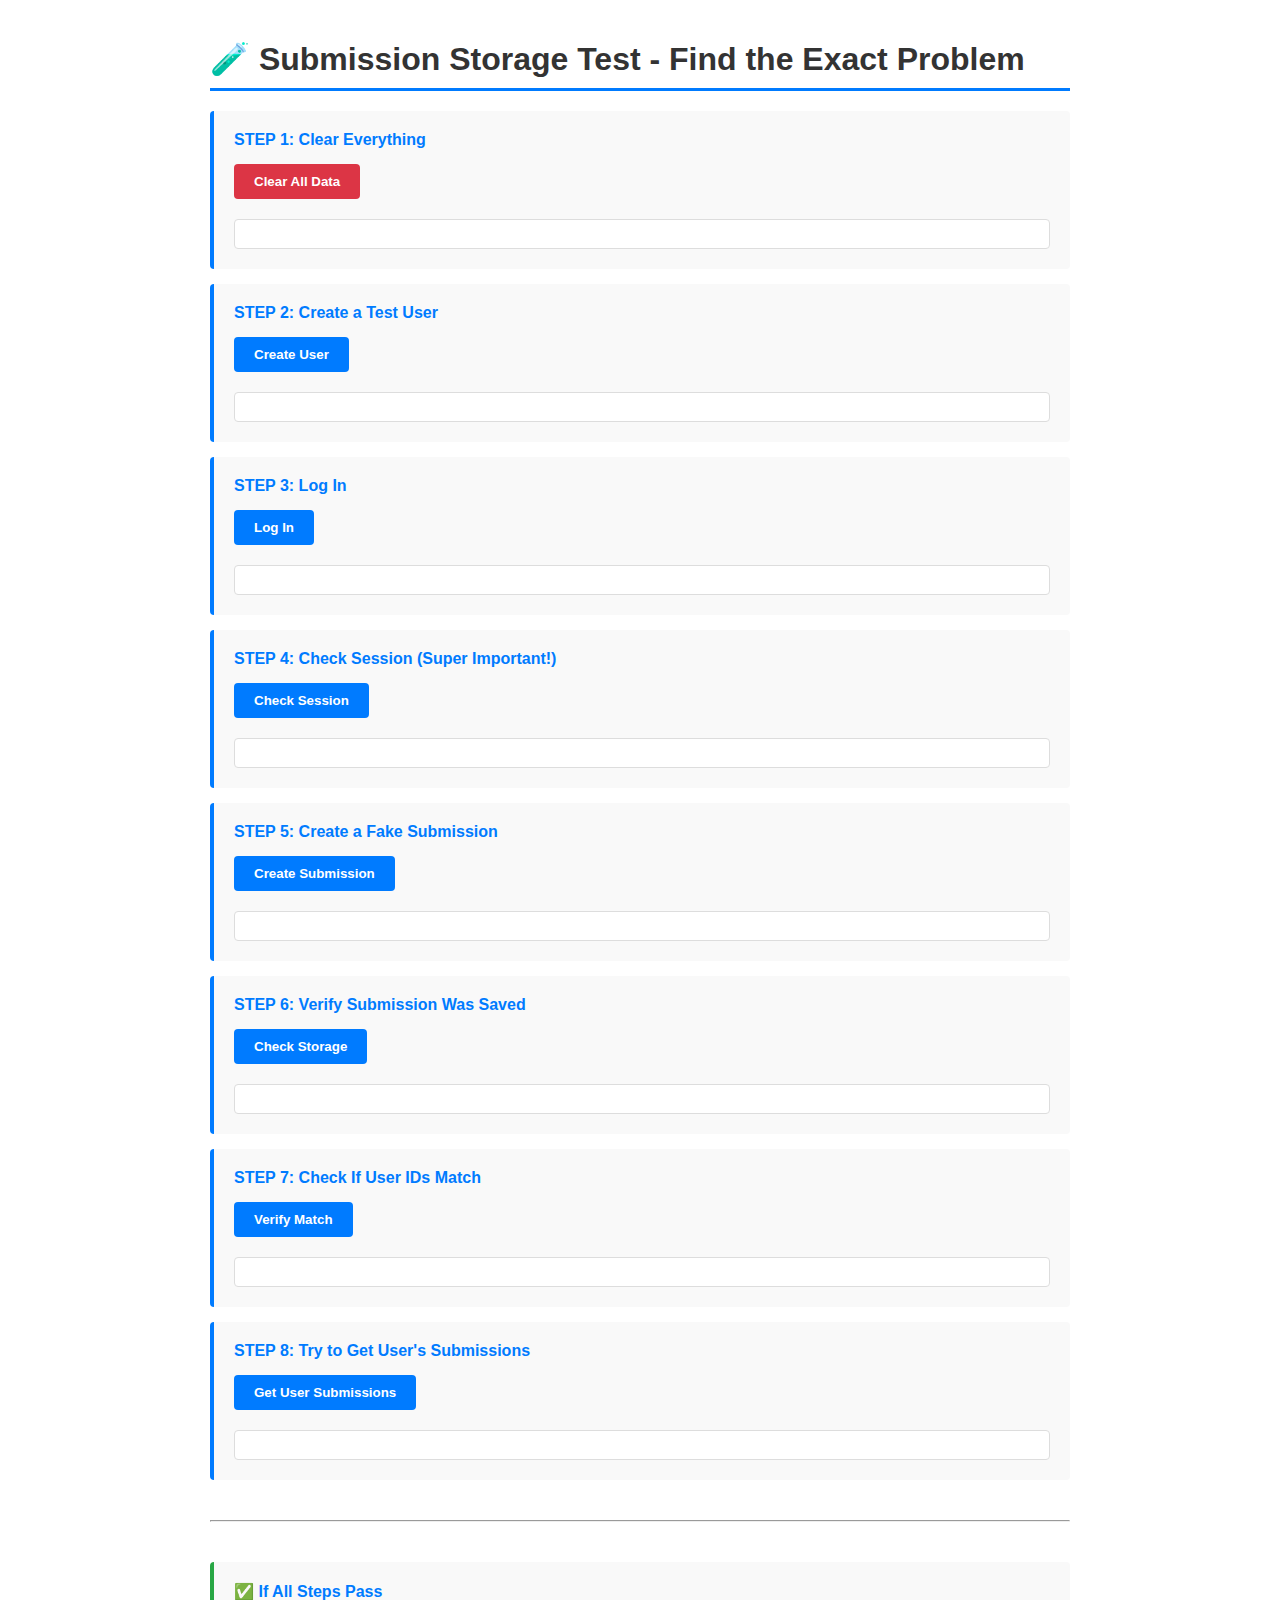
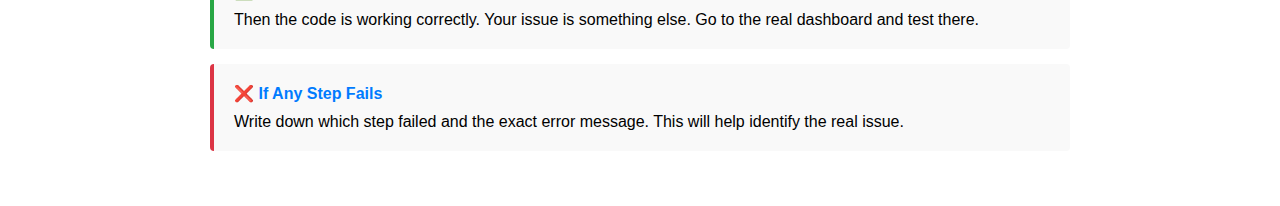
<file: test-debug.html>
<!DOCTYPE html>
<html lang="en">
<head>
    <meta charset="UTF-8">
    <meta name="viewport" content="width=device-width, initial-scale=1.0">
    <title>🧪 Submission Storage Test</title>
    <style>
        * { margin: 0; padding: 0; box-sizing: border-box; }
        body { font-family: Arial; max-width: 900px; margin: 20px auto; padding: 20px; }
        h1 { color: #333; border-bottom: 3px solid #007bff; padding-bottom: 10px; margin-bottom: 20px; }
        .step { background: #f9f9f9; border-left: 4px solid #007bff; padding: 20px; margin: 15px 0; border-radius: 4px; }
        .step h2 { color: #007bff; margin-bottom: 10px; font-size: 16px; }
        button { background: #007bff; color: white; padding: 10px 20px; border: none; border-radius: 4px; cursor: pointer; font-weight: bold; margin: 5px 5px 5px 0; }
        button:hover { background: #0056b3; }
        button.success { background: #28a745; }
        button.success:hover { background: #218838; }
        button.danger { background: #dc3545; }
        button.danger:hover { background: #c82333; }
        .result { margin-top: 15px; padding: 10px; border-radius: 4px; font-family: monospace; font-size: 12px; background: white; border: 1px solid #ddd; min-height: 30px; }
        .success { color: #28a745; font-weight: bold; }
        .error { color: #dc3545; font-weight: bold; }
        .info { color: #0c5460; }
        code { background: #f4f4f4; padding: 2px 6px; border-radius: 3px; }
    </style>
</head>
<body>
    <h1>🧪 Submission Storage Test - Find the Exact Problem</h1>
    
    <div class="step">
        <h2>STEP 1: Clear Everything</h2>
        <button onclick="step1()" class="danger">Clear All Data</button>
        <div id="result1" class="result"></div>
    </div>
    
    <div class="step">
        <h2>STEP 2: Create a Test User</h2>
        <button onclick="step2()">Create User</button>
        <div id="result2" class="result"></div>
    </div>
    
    <div class="step">
        <h2>STEP 3: Log In</h2>
        <button onclick="step3()">Log In</button>
        <div id="result3" class="result"></div>
    </div>
    
    <div class="step">
        <h2>STEP 4: Check Session (Super Important!)</h2>
        <button onclick="step4()">Check Session</button>
        <div id="result4" class="result"></div>
    </div>
    
    <div class="step">
        <h2>STEP 5: Create a Fake Submission</h2>
        <button onclick="step5()">Create Submission</button>
        <div id="result5" class="result"></div>
    </div>
    
    <div class="step">
        <h2>STEP 6: Verify Submission Was Saved</h2>
        <button onclick="step6()">Check Storage</button>
        <div id="result6" class="result"></div>
    </div>
    
    <div class="step">
        <h2>STEP 7: Check If User IDs Match</h2>
        <button onclick="step7()">Verify Match</button>
        <div id="result7" class="result"></div>
    </div>
    
    <div class="step">
        <h2>STEP 8: Try to Get User's Submissions</h2>
        <button onclick="step8()">Get User Submissions</button>
        <div id="result8" class="result"></div>
    </div>
    
    <hr style="margin: 40px 0;">
    
    <div class="step" style="border-left-color: #28a745;">
        <h2>✅ If All Steps Pass</h2>
        <p>Then the code is working correctly. Your issue is something else. Go to the real dashboard and test there.</p>
    </div>
    
    <div class="step" style="border-left-color: #dc3545;">
        <h2>❌ If Any Step Fails</h2>
        <p>Write down which step failed and the exact error message. This will help identify the real issue.</p>
    </div>

    <script src="js/storage.js"></script>
    <script src="js/auth.js"></script>
    <script src="js/submission.js"></script>

    <script>
        'use strict';
        
        function log(id, text, isError = false) {
            const div = document.getElementById(id);
            const span = document.createElement('div');
            span.className = isError ? 'error' : 'success';
            span.textContent = text;
            div.appendChild(span);
        }
        
        function info(id, text) {
            const div = document.getElementById(id);
            const span = document.createElement('div');
            span.className = 'info';
            span.textContent = text;
            div.appendChild(span);
        }
        
        function clear(id) {
            document.getElementById(id).innerHTML = '';
        }
        
        async function step1() {
            clear('result1');
            localStorage.clear();
            log('result1', '✅ All data cleared');
        }
        
        async function step2() {
            clear('result2');
            try {
                const userData = {
                    firstName: 'Test',
                    lastName: 'User',
                    email: 'test@test.com',
                    institution: 'University',
                    department: 'CS',
                    position: 'Professor',
                    password: 'Test@123',
                    confirmPassword: 'Test@123'
                };
                await Auth.register(userData);
                log('result2', '✅ User created successfully');
                info('result2', 'Email: test@test.com | Password: Test@123');
            } catch (error) {
                log('result2', '❌ ' + error.message, true);
            }
        }
        
        async function step3() {
            clear('result3');
            try {
                const session = await Auth.login('test@test.com', 'Test@123');
                log('result3', '✅ Login successful!');
                info('result3', 'User: ' + session.fullName);
                info('result3', 'User ID: ' + session.userId);
            } catch (error) {
                log('result3', '❌ ' + error.message, true);
            }
        }
        
        function step4() {
            clear('result4');
            try {
                const session = JSON.parse(localStorage.getItem('cspg_session'));
                if (!session) {
                    log('result4', '❌ No session found! Are you logged in?', true);
                    return;
                }
                
                if (!session.userId) {
                    log('result4', '❌ Session exists but NO userId field!', true);
                    info('result4', 'Session: ' + JSON.stringify(session, null, 2));
                    return;
                }
                
                log('result4', '✅ Session found with userId!');
                info('result4', 'User ID: ' + session.userId);
                info('result4', 'Email: ' + session.email);
                info('result4', 'Full Name: ' + session.fullName);
            } catch (error) {
                log('result4', '❌ Error: ' + error.message, true);
            }
        }
        
        function step5() {
            clear('result5');
            try {
                const session = JSON.parse(localStorage.getItem('cspg_session'));
                if (!session || !session.userId) {
                    log('result5', '❌ No session! Go back to Step 4.', true);
                    return;
                }
                
                const submission = {
                    id: 'SUB-TEST-' + Date.now(),
                    userId: session.userId,  // THIS IS CRITICAL
                    title: 'Test Paper',
                    abstract: 'Test abstract',
                    keywords: 'test',
                    journal: 'Test Journal',
                    correspondingAuthor: 'Test',
                    authorEmail: 'test@test.com',
                    coAuthors: '',
                    affiliation: 'University',
                    status: 'Under Review',
                    paymentStatus: 'Pending',
                    fileName: 'test.pdf',
                    fileSize: 1000,
                    fileType: 'application/pdf',
                    dateSubmitted: new Date().toISOString(),
                    lastUpdated: new Date().toISOString(),
                    deleted: false
                };
                
                Storage.addSubmission(submission);
                log('result5', '✅ Submission created and saved!');
                info('result5', 'ID: ' + submission.id);
                info('result5', 'User ID in submission: ' + submission.userId);
            } catch (error) {
                log('result5', '❌ Error: ' + error.message, true);
            }
        }
        
        function step6() {
            clear('result6');
            try {
                const subs = JSON.parse(localStorage.getItem('cspg_submissions'));
                
                if (!subs || subs.length === 0) {
                    log('result6', '❌ No submissions in storage!', true);
                    log('result6', 'Storage data is empty or corrupted', true);
                    return;
                }
                
                log('result6', '✅ Submissions found in storage!');
                info('result6', 'Total submissions: ' + subs.length);
                
                subs.forEach((sub, i) => {
                    info('result6', `Submission ${i+1}: ID=${sub.id}, userID=${sub.userId}, title=${sub.title}`);
                });
            } catch (error) {
                log('result6', '❌ Error: ' + error.message, true);
            }
        }
        
        function step7() {
            clear('result7');
            try {
                const session = JSON.parse(localStorage.getItem('cspg_session'));
                const subs = JSON.parse(localStorage.getItem('cspg_submissions'));
                
                if (!session) {
                    log('result7', '❌ No session found!', true);
                    return;
                }
                
                if (!subs || subs.length === 0) {
                    log('result7', '❌ No submissions found!', true);
                    return;
                }
                
                const sessionUserId = session.userId;
                const submissionUserId = subs[0].userId;
                
                log('result7', 'Session User ID: ' + sessionUserId);
                log('result7', 'Submission User ID: ' + submissionUserId);
                
                if (sessionUserId === submissionUserId) {
                    log('result7', '✅ USER IDs MATCH! This is correct!');
                } else {
                    log('result7', '❌ USER IDs DO NOT MATCH! This is the problem!', true);
                    log('result7', 'Session user ID: ' + sessionUserId, true);
                    log('result7', 'Submission user ID: ' + submissionUserId, true);
                }
            } catch (error) {
                log('result7', '❌ Error: ' + error.message, true);
            }
        }
        
        function step8() {
            clear('result8');
            try {
                const session = JSON.parse(localStorage.getItem('cspg_session'));
                
                if (!session) {
                    log('result8', '❌ No session found!', true);
                    return;
                }
                
                // Manually filter submissions
                const allSubs = JSON.parse(localStorage.getItem('cspg_submissions') || '[]');
                const filtered = allSubs.filter(s => s.userId === session.userId && !s.deleted);
                
                log('result8', 'Total submissions: ' + allSubs.length);
                log('result8', 'User submissions: ' + filtered.length);
                
                if (filtered.length === 0) {
                    log('result8', '❌ No submissions for this user!', true);
                    log('result8', '(But all submissions count: ' + allSubs.length + ')', true);
                } else {
                    log('result8', '✅ Found ' + filtered.length + ' submission(s) for user!');
                    filtered.forEach((sub, i) => {
                        info('result8', `Sub ${i+1}: ${sub.title} (${sub.status})`);
                    });
                }
            } catch (error) {
                log('result8', '❌ Error: ' + error.message, true);
            }
        }
    </script>
</body>
</html>
</file>
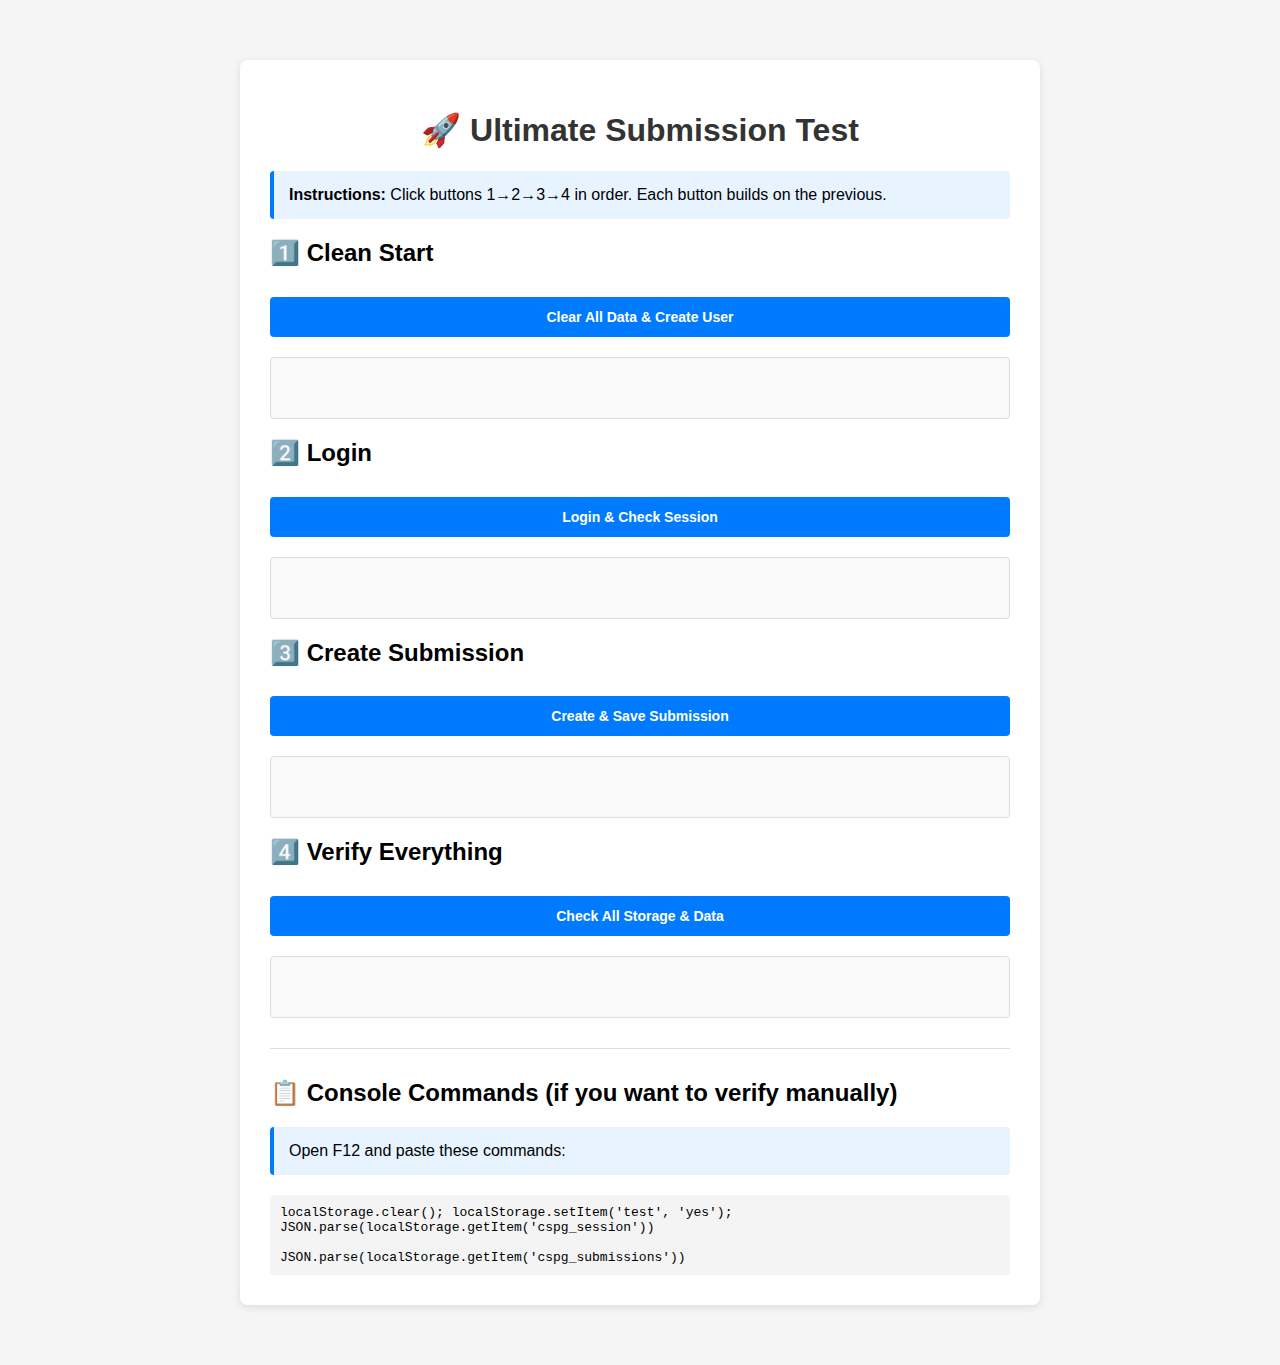
<file: test-final.html>
<!DOCTYPE html>
<html lang="en">
<head>
    <meta charset="UTF-8">
    <title>Ultimate Test - Submission Storage</title>
    <style>
        body { font-family: Arial; max-width: 800px; margin: 40px auto; padding: 20px; background: #f5f5f5; }
        h1 { color: #333; text-align: center; }
        .container { background: white; padding: 30px; border-radius: 8px; box-shadow: 0 2px 8px rgba(0,0,0,0.1); }
        .instruction { background: #e7f3ff; padding: 15px; border-radius: 4px; border-left: 4px solid #007bff; margin: 20px 0; }
        button { background: #007bff; color: white; padding: 12px 24px; border: none; border-radius: 4px; cursor: pointer; font-size: 14px; font-weight: bold; width: 100%; margin: 10px 0; }
        button:hover { background: #0056b3; }
        .output { background: #f9f9f9; padding: 15px; border-radius: 4px; border: 1px solid #ddd; margin-top: 10px; font-family: monospace; font-size: 13px; min-height: 30px; white-space: pre-wrap; word-break: break-all; }
        .success { color: green; font-weight: bold; }
        .error { color: red; font-weight: bold; }
        hr { margin: 30px 0; border: none; border-bottom: 1px solid #ddd; }
    </style>
</head>
<body>
    <div class="container">
        <h1>🚀 Ultimate Submission Test</h1>
        
        <div class="instruction">
            <strong>Instructions:</strong> Click buttons 1→2→3→4 in order. Each button builds on the previous.
        </div>
        
        <h2>1️⃣ Clean Start</h2>
        <button onclick="test1()">Clear All Data & Create User</button>
        <div id="out1" class="output"></div>
        
        <h2>2️⃣ Login</h2>
        <button onclick="test2()">Login & Check Session</button>
        <div id="out2" class="output"></div>
        
        <h2>3️⃣ Create Submission</h2>
        <button onclick="test3()">Create & Save Submission</button>
        <div id="out3" class="output"></div>
        
        <h2>4️⃣ Verify Everything</h2>
        <button onclick="test4()">Check All Storage & Data</button>
        <div id="out4" class="output"></div>
        
        <hr>
        
        <h2>📋 Console Commands (if you want to verify manually)</h2>
        <div class="instruction">
            Open F12 and paste these commands:
        </div>
        <div style="background: #f4f4f4; padding: 10px; border-radius: 4px; font-family: monospace; text-align: left;">
localStorage.clear(); localStorage.setItem('test', 'yes'); JSON.parse(localStorage.getItem('cspg_session'))<br><br>JSON.parse(localStorage.getItem('cspg_submissions'))
        </div>
    </div>

    <script src="js/storage.js"></script>
    <script src="js/auth.js"></script>
    <script src="js/submission.js"></script>

    <script>
        'use strict';
        
        function out(id, text, isError = false) {
            const el = document.getElementById(id);
            const cls = isError ? 'error' : 'success';
            el.innerHTML += `<span class="${cls}">${text}</span>\n`;
        }
        
        function clear(id) {
            document.getElementById(id).innerHTML = '';
        }
        
        async function test1() {
            clear('out1');
            try {
                localStorage.clear();
                out('out1', '✅ Storage cleared');
                
                const userData = {
                    firstName: 'John', lastName: 'Doe', email: 'john@test.com',
                    institution: 'MIT', department: 'CS', position: 'Professor',
                    password: 'Test@123', confirmPassword: 'Test@123'
                };
                
                await Auth.register(userData);
                out('out1', '✅ User created');
                out('out1', '   Email: john@test.com');
                out('out1', '   Password: Test@123');
                out('out1', '✅ Click button 2 to login');
            } catch (e) {
                out('out1', '❌ ' + e.message, true);
            }
        }
        
        async function test2() {
            clear('out2');
            try {
                const session = await Auth.login('john@test.com', 'Test@123');
                
                out('out2', '✅ Login successful');
                out('out2', '   User: ' + session.fullName);
                out('out2', '   Email: ' + session.email);
                out('out2', '   User ID: ' + session.userId);
                
                const stored = JSON.parse(localStorage.getItem('cspg_session'));
                if (stored && stored.userId) {
                    out('out2', '✅ Session saved in storage');
                    out('out2', '✅ Click button 3 to create submission');
                } else {
                    out('out2', '❌ Session NOT saved in storage!', true);
                }
            } catch (e) {
                out('out2', '❌ ' + e.message, true);
            }
        }
        
        async function test3() {
            clear('out3');
            try {
                const blob = new Blob(['PDF content'], { type: 'application/pdf' });
                const file = new File([blob], 'test.pdf', { type: 'application/pdf' });
                
                const form = {
                    title: 'Test Paper',
                    abstract: 'This is a test',
                    keywords: 'test',
                    journal: 'Journal',
                    correspondingAuthor: 'John Doe',
                    authorEmail: 'john@test.com',
                    coAuthors: '',
                    affiliation: 'MIT'
                };
                
                const submission = await Submission.createSubmission(form, file);
                
                out('out3', '✅ Submission created');
                out('out3', '   ID: ' + submission.id);
                out('out3', '   User ID in submission: ' + submission.userId);
                out('out3', '   Title: ' + submission.title);
                out('out3', '✅ Click button 4 to verify');
            } catch (e) {
                out('out3', '❌ ' + e.message, true);
            }
        }
        
        function test4() {
            clear('out4');
            try {
                const session = JSON.parse(localStorage.getItem('cspg_session'));
                const subs = JSON.parse(localStorage.getItem('cspg_submissions') || '[]');
                
                // Check session
                if (!session) {
                    out('out4', '❌ NO SESSION IN STORAGE', true);
                    return;
                }
                
                out('out4', '✅ Session found');
                out('out4', '   Session User ID: ' + session.userId);
                
                // Check submissions
                if (subs.length === 0) {
                    out('out4', '❌ NO SUBMISSIONS SAVED!', true);
                    return;
                }
                
                out('out4', '✅ Submissions found: ' + subs.length);
                
                // Check match
                const userSubs = subs.filter(s => s.userId === session.userId);
                out('out4', '✅ Submissions for this user: ' + userSubs.length);
                
                if (userSubs.length === 0) {
                    out('out4', '❌ USER ID MISMATCH!', true);
                    out('out4', '   Session: ' + session.userId, true);
                    out('out4', '   Submission: ' + subs[0].userId, true);
                    return;
                }
                
                out('out4', '✅ EVERYTHING WORKING!');
                out('out4', '   User: ' + session.fullName);
                out('out4', '   Submissions: ' + userSubs.length);
                out('out4', '');
                out('out4', '🎉 Now go test the REAL dashboard!');
                out('out4', '   1. Sign up at signup.html');
                out('out4', '   2. Login at login.html');
                out('out4', '   3. Submit a manuscript');
                out('out4', '   4. Check if it appears');
                
            } catch (e) {
                out('out4', '❌ ERROR: ' + e.message, true);
            }
        }
    </script>
</body>
</html>
</file>
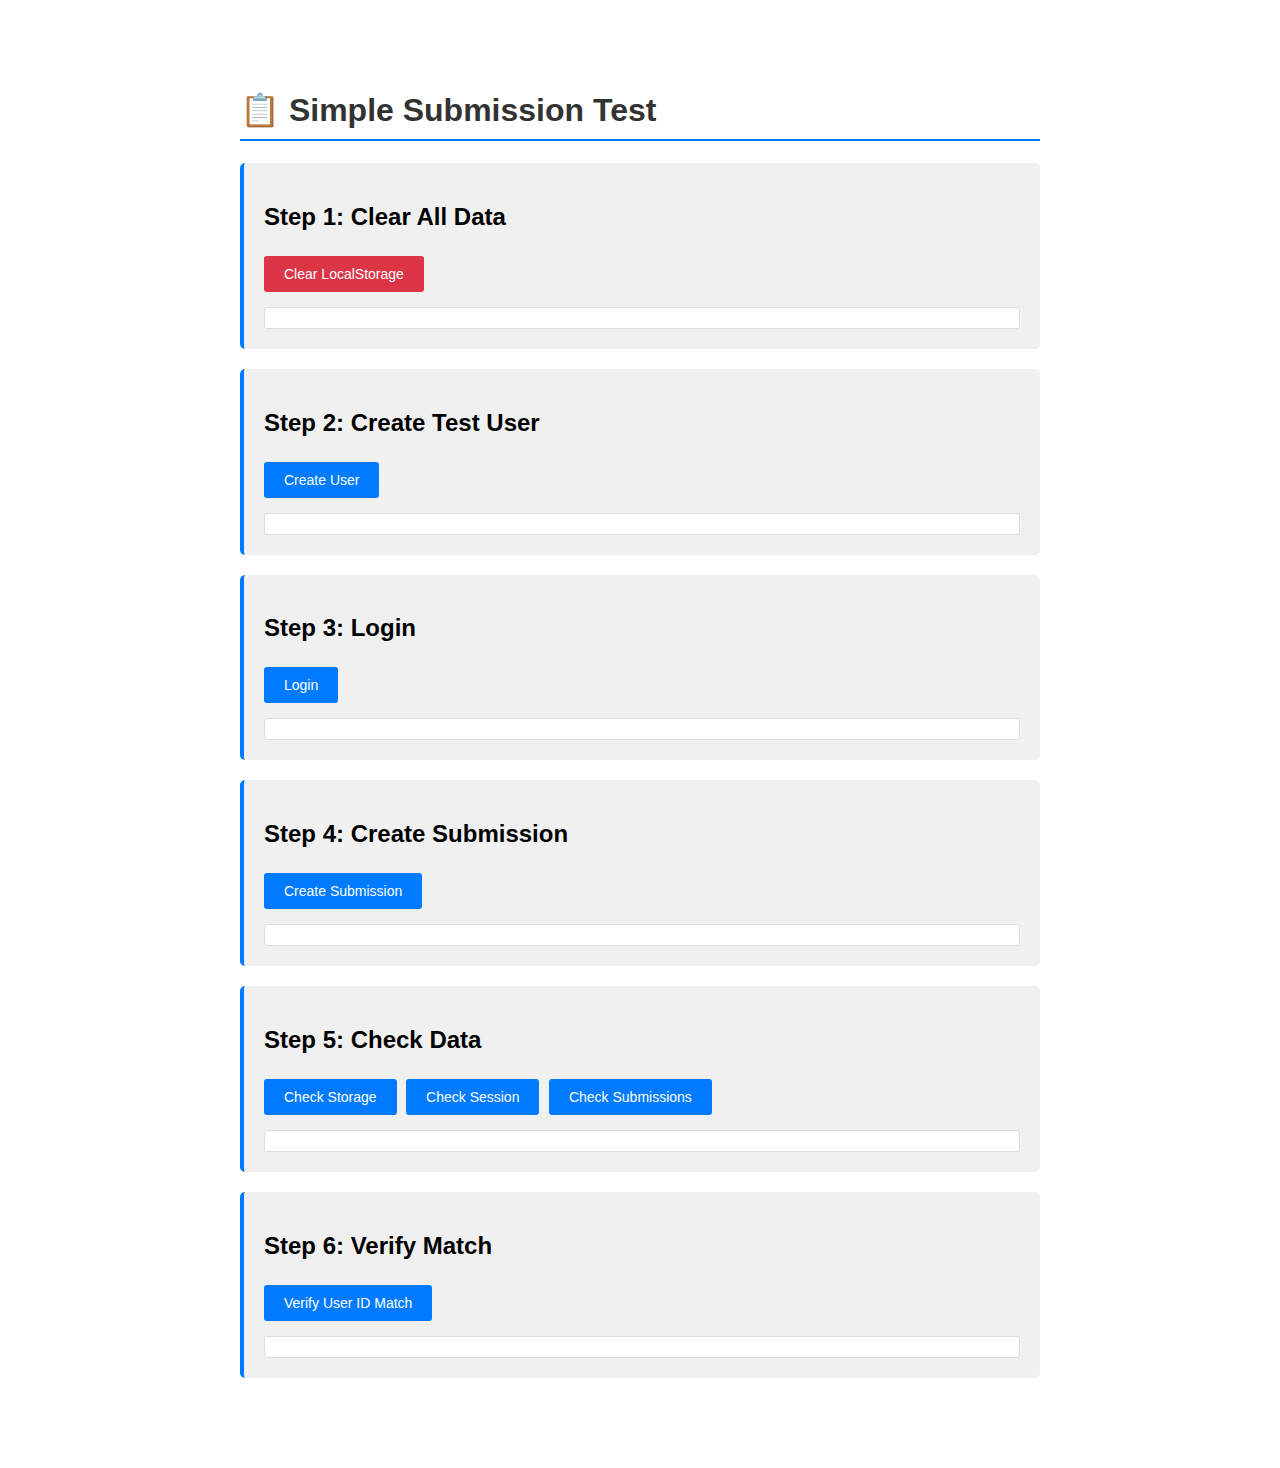
<file: test-simple.html>
<!DOCTYPE html>
<html lang="en">
<head>
    <meta charset="UTF-8">
    <meta name="viewport" content="width=device-width, initial-scale=1.0">
    <title>Simple Test - Submissions</title>
    <style>
        body {
            font-family: Arial, sans-serif;
            max-width: 800px;
            margin: 50px auto;
            padding: 20px;
        }
        
        .test-section {
            background: #f0f0f0;
            padding: 20px;
            margin: 20px 0;
            border-radius: 5px;
            border-left: 4px solid #007bff;
        }
        
        button {
            background: #007bff;
            color: white;
            padding: 10px 20px;
            border: none;
            border-radius: 3px;
            cursor: pointer;
            font-size: 14px;
            margin: 5px 5px 5px 0;
        }
        
        button:hover {
            background: #0056b3;
        }
        
        button.danger {
            background: #dc3545;
        }
        
        button.danger:hover {
            background: #c82333;
        }
        
        pre {
            background: #fff;
            border: 1px solid #ddd;
            padding: 10px;
            border-radius: 3px;
            overflow-x: auto;
            max-height: 200px;
            overflow-y: auto;
        }
        
        .success {
            color: #28a745;
            font-weight: bold;
        }
        
        .error {
            color: #dc3545;
            font-weight: bold;
        }
        
        h1 {
            color: #333;
            border-bottom: 2px solid #007bff;
            padding-bottom: 10px;
        }
        
        .output {
            margin-top: 10px;
            padding: 10px;
            background: white;
            border: 1px solid #ddd;
            border-radius: 3px;
        }
    </style>
</head>
<body>
    <h1>📋 Simple Submission Test</h1>
    
    <div class="test-section">
        <h2>Step 1: Clear All Data</h2>
        <button onclick="clearAll()" class="danger">Clear LocalStorage</button>
        <div id="output1" class="output"></div>
    </div>
    
    <div class="test-section">
        <h2>Step 2: Create Test User</h2>
        <button onclick="createUser()">Create User</button>
        <div id="output2" class="output"></div>
    </div>
    
    <div class="test-section">
        <h2>Step 3: Login</h2>
        <button onclick="doLogin()">Login</button>
        <div id="output3" class="output"></div>
    </div>
    
    <div class="test-section">
        <h2>Step 4: Create Submission</h2>
        <button onclick="createSubmission()">Create Submission</button>
        <div id="output4" class="output"></div>
    </div>
    
    <div class="test-section">
        <h2>Step 5: Check Data</h2>
        <button onclick="checkStorage()">Check Storage</button>
        <button onclick="checkSession()">Check Session</button>
        <button onclick="checkSubmissions()">Check Submissions</button>
        <div id="output5" class="output"></div>
    </div>
    
    <div class="test-section">
        <h2>Step 6: Verify Match</h2>
        <button onclick="verifyUserSubmissionMatch()">Verify User ID Match</button>
        <div id="output6" class="output"></div>
    </div>
    
    <script src="js/storage.js"></script>
    <script src="js/auth.js"></script>
    <script src="js/submission.js"></script>
    
    <script>
        'use strict';
        
        function log(elementId, message, isError = false) {
            const el = document.getElementById(elementId);
            const span = document.createElement('div');
            span.innerHTML = isError ? `<span class="error">❌ ${message}</span>` : `<span class="success">✅ ${message}</span>`;
            el.appendChild(span);
        }
        
        function clearOutput(elementId) {
            document.getElementById(elementId).innerHTML = '';
        }
        
        async function clearAll() {
            clearOutput('output1');
            localStorage.clear();
            log('output1', 'All data cleared');
        }
        
        async function createUser() {
            clearOutput('output2');
            try {
                const userData = {
                    firstName: 'Test',
                    lastName: 'User',
                    email: 'test@example.com',
                    institution: 'Test University',
                    department: 'CS',
                    position: 'Professor',
                    password: 'Test@123',
                    confirmPassword: 'Test@123'
                };
                
                await Auth.register(userData);
                log('output2', 'User created: test@example.com');
            } catch (error) {
                log('output2', error.message, true);
            }
        }
        
        async function doLogin() {
            clearOutput('output3');
            try {
                const session = await Auth.login('test@example.com', 'Test@123');
                log('output3', `Logged in as: ${session.fullName}`);
                log('output3', `User ID: ${session.userId}`);
            } catch (error) {
                log('output3', error.message, true);
            }
        }
        
        async function createSubmission() {
            clearOutput('output4');
            try {
                // Create a fake file
                const blob = new Blob(['test content'], { type: 'application/pdf' });
                const file = new File([blob], 'test.pdf', { type: 'application/pdf' });
                
                const formData = {
                    title: 'Test Manuscript',
                    abstract: 'This is a test abstract',
                    keywords: 'test, keywords',
                    journal: 'Test Journal',
                    correspondingAuthor: 'Test Author',
                    authorEmail: 'test@example.com',
                    coAuthors: '',
                    affiliation: 'Test University'
                };
                
                const submission = await Submission.createSubmission(formData, file);
                log('output4', `Submission created: ${submission.id}`);
                log('output4', `Title: ${submission.title}`);
                log('output4', `User ID in submission: ${submission.userId}`);
            } catch (error) {
                log('output4', error.message, true);
            }
        }
        
        function checkStorage() {
            clearOutput('output5');
            const users = JSON.parse(localStorage.getItem('cspg_users') || '[]');
            const session = JSON.parse(localStorage.getItem('cspg_session'));
            const submissions = JSON.parse(localStorage.getItem('cspg_submissions') || '[]');
            
            log('output5', `Users: ${users.length}`);
            log('output5', `Submissions: ${submissions.length}`);
            log('output5', `Session exists: ${!!session}`);
            
            const el = document.getElementById('output5');
            const pre = document.createElement('pre');
            pre.textContent = `Session: ${JSON.stringify(session, null, 2)}\n\nUsers: ${JSON.stringify(users, null, 2)}`;
            el.appendChild(pre);
        }
        
        function checkSession() {
            clearOutput('output5');
            const session = JSON.parse(localStorage.getItem('cspg_session'));
            
            if (!session) {
                log('output5', 'No session found!', true);
                return;
            }
            
            log('output5', `Session found for: ${session.fullName}`);
            log('output5', `User ID: ${session.userId}`);
            
            const el = document.getElementById('output5');
            const pre = document.createElement('pre');
            pre.textContent = JSON.stringify(session, null, 2);
            el.appendChild(pre);
        }
        
        function checkSubmissions() {
            clearOutput('output5');
            const submissions = JSON.parse(localStorage.getItem('cspg_submissions') || '[]');
            
            if (submissions.length === 0) {
                log('output5', 'No submissions found!', true);
                return;
            }
            
            log('output5', `Total submissions: ${submissions.length}`);
            
            const el = document.getElementById('output5');
            submissions.forEach((sub, i) => {
                const p = document.createElement('p');
                p.textContent = `${i+1}. ID: ${sub.id} | Title: ${sub.title} | User ID: ${sub.userId}`;
                el.appendChild(p);
            });
            
            const pre = document.createElement('pre');
            pre.textContent = JSON.stringify(submissions, null, 2);
            el.appendChild(pre);
        }
        
        function verifyUserSubmissionMatch() {
            clearOutput('output6');
            
            const session = JSON.parse(localStorage.getItem('cspg_session'));
            const submissions = JSON.parse(localStorage.getItem('cspg_submissions') || '[]');
            
            if (!session) {
                log('output6', 'No session found!', true);
                return;
            }
            
            if (submissions.length === 0) {
                log('output6', 'No submissions found!', true);
                return;
            }
            
            log('output6', `Current User ID: ${session.userId}`);
            log('output6', `Total Submissions: ${submissions.length}`);
            
            const userSubs = submissions.filter(s => s.userId === session.userId && !s.deleted);
            log('output6', `User's Submissions: ${userSubs.length}`);
            
            if (userSubs.length > 0) {
                log('output6', '✅ SUCCESS: User submissions found!');
                const el = document.getElementById('output6');
                userSubs.forEach((sub, i) => {
                    const p = document.createElement('p');
                    p.innerHTML = `<strong>Submission ${i+1}:</strong><br>ID: ${sub.id}<br>Title: ${sub.title}<br>Status: ${sub.status}`;
                    el.appendChild(p);
                });
            } else {
                log('output6', 'User has no submissions - Check if userId match!', true);
                const el = document.getElementById('output6');
                const pre = document.createElement('pre');
                pre.textContent = 'All submissions:\n' + JSON.stringify(submissions, null, 2);
                el.appendChild(pre);
            }
        }
    </script>
</body>
</html>
</file>
<file: css/main.css>
/* Main CSS - CSPG India Academic Portal */

:root {
    --color-light: #EFF6F0;
    --color-dark: #333842;
    --color-accent: #A8314F;
    --color-gray: #8F9495;
    --color-success: #2e7d32;
    --color-error: #c62828;
    --color-warning: #f57c00;
    --transition: all 0.3s ease;
}

* {
    margin: 0;
    padding: 0;
    box-sizing: border-box;
}

body {
    font-family: 'Inter', -apple-system, BlinkMacSystemFont, 'Segoe UI', Roboto, sans-serif;
    background: linear-gradient(135deg, var(--color-light) 0%, #fff 100%);
    min-height: 100vh;
    color: var(--color-dark);
    line-height: 1.6;
}

/* Typography */
h1, h2, h3, h4 {
    font-family: 'Playfair Display', serif;
    font-weight: 700;
}

/* Loading Spinner */
.loading-spinner {
    width: 20px;
    height: 20px;
    border: 3px solid rgba(255, 255, 255, 0.3);
    border-top-color: #fff;
    border-radius: 50%;
    animation: spin 0.8s linear infinite;
    display: inline-block;
}

@keyframes spin {
    to { transform: rotate(360deg); }
}

.loading-container {
    text-align: center;
    padding: 3rem;
}

.loading-container p {
    margin-top: 1rem;
    color: var(--color-gray);
}

/* Messages */
.success-message,
.error-message {
    padding: 1rem 1.25rem;
    border-radius: 12px;
    margin-bottom: 1.5rem;
    font-size: 0.9rem;
    animation: slideDown 0.3s ease;
}

.success-message {
    background: linear-gradient(135deg, #e8f5e9 0%, #c8e6c9 100%);
    color: var(--color-success);
    border-left: 4px solid var(--color-success);
}

.error-message {
    background: linear-gradient(135deg, #ffebee 0%, #ffcdd2 100%);
    color: var(--color-error);
    border-left: 4px solid var(--color-error);
}

@keyframes slideDown {
    from {
        opacity: 0;
        transform: translateY(-10px);
    }
    to {
        opacity: 1;
        transform: translateY(0);
    }
}

/* Buttons */
.btn-primary {
    width: 100%;
    padding: 1.125rem;
    background: linear-gradient(135deg, var(--color-accent) 0%, #8f2743 100%);
    color: white;
    border: none;
    border-radius: 12px;
    font-size: 1rem;
    font-weight: 600;
    cursor: pointer;
    transition: var(--transition);
    font-family: 'Inter', sans-serif;
    box-shadow: 0 8px 24px rgba(168, 49, 79, 0.3);
}

.btn-primary:hover:not(:disabled) {
    transform: translateY(-3px);
    box-shadow: 0 12px 32px rgba(168, 49, 79, 0.4);
}

.btn-primary:disabled {
    opacity: 0.6;
    cursor: not-allowed;
}

.btn-secondary {
    padding: 0.75rem 1.5rem;
    background: white;
    color: var(--color-accent);
    border: 2px solid var(--color-accent);
    border-radius: 8px;
    font-size: 0.9rem;
    font-weight: 600;
    cursor: pointer;
    transition: var(--transition);
}

.btn-secondary:hover {
    background: var(--color-accent);
    color: white;
}

.btn-view {
    padding: 0.5rem 1rem;
    background: var(--color-accent);
    color: white;
    border: none;
    border-radius: 6px;
    font-size: 0.85rem;
    font-weight: 600;
    cursor: pointer;
    transition: var(--transition);
}

.btn-view:hover {
    background: #8f2743;
    transform: translateY(-2px);
}

.btn-loader {
    display: inline-block;
}

.btn-settings {
    padding: 0.875rem 1.75rem;
    background: rgba(255, 255, 255, 0.2);
    color: white;
    border: 2px solid white;
    border-radius: 12px;
    font-size: 0.9rem;
    font-weight: 600;
    cursor: pointer;
    transition: var(--transition);
    backdrop-filter: blur(10px);
}

.btn-settings:hover {
    background: white;
    color: var(--color-accent);
}

.btn-logout {
    padding: 0.875rem 1.75rem;
    background: rgba(255, 255, 255, 0.2);
    color: white;
    border: 2px solid white;
    border-radius: 12px;
    font-size: 0.9rem;
    font-weight: 600;
    cursor: pointer;
    transition: var(--transition);
    backdrop-filter: blur(10px);
}

.btn-logout:hover {
    background: white;
    color: var(--color-accent);
}

/* Form Elements */
.form-group {
    margin-bottom: 1.5rem;
}

.form-label {
    display: block;
    margin-bottom: 0.6rem;
    color: var(--color-dark);
    font-weight: 600;
    font-size: 0.875rem;
    letter-spacing: 0.3px;
}

.form-input,
.form-select,
.form-textarea {
    width: 100%;
    padding: 1rem 1.25rem;
    border: 2px solid #e5e3df;
    border-radius: 12px;
    font-size: 1rem;
    font-family: 'Inter', sans-serif;
    transition: var(--transition);
}

.form-input:focus,
.form-select:focus,
.form-textarea:focus {
    outline: none;
    border-color: var(--color-accent);
    box-shadow: 0 0 0 4px rgba(168, 49, 79, 0.08);
}

.form-textarea {
    resize: vertical;
    min-height: 120px;
}

.form-row {
    display: grid;
    grid-template-columns: 1fr 1fr;
    gap: 1.5rem;
}

/* Status Badges */
.status-badge {
    display: inline-block;
    padding: 0.375rem 0.875rem;
    border-radius: 20px;
    font-size: 0.8rem;
    font-weight: 600;
    text-transform: uppercase;
    letter-spacing: 0.5px;
}

.status-review {
    background: #fff3e0;
    color: var(--color-warning);
}

.status-accepted {
    background: #e8f5e9;
    color: var(--color-success);
}

.status-rejected {
    background: #ffebee;
    color: var(--color-error);
}

.status-pending {
    background: #fff3e0;
    color: var(--color-warning);
}

.status-paid {
    background: #e8f5e9;
    color: var(--color-success);
}

/* Modal */
.modal {
    display: none;
    position: fixed;
    top: 0;
    left: 0;
    width: 100%;
    height: 100%;
    background: rgba(0, 0, 0, 0.5);
    z-index: 1000;
    align-items: center;
    justify-content: center;
    padding: 1rem;
}

.modal-dialog {
    background: white;
    border-radius: 24px;
    max-width: 800px;
    width: 100%;
    max-height: 90vh;
    overflow-y: auto;
    box-shadow: 0 40px 100px rgba(0, 0, 0, 0.2);
    animation: modalSlide 0.3s ease;
}

@keyframes modalSlide {
    from {
        opacity: 0;
        transform: scale(0.9);
    }
    to {
        opacity: 1;
        transform: scale(1);
    }
}

.modal-header {
    display: flex;
    justify-content: space-between;
    align-items: center;
    padding: 2rem;
    border-bottom: 2px solid #f5f5f5;
}

.modal-header h2 {
    margin: 0;
}

.modal-close {
    background: none;
    border: none;
    font-size: 2rem;
    color: var(--color-gray);
    cursor: pointer;
    padding: 0;
    width: 40px;
    height: 40px;
    display: flex;
    align-items: center;
    justify-content: center;
    border-radius: 50%;
    transition: var(--transition);
}

.modal-close:hover {
    background: #f5f5f5;
    color: var(--color-dark);
}

.modal-body {
    padding: 2rem;
}

.detail-row {
    display: grid;
    grid-template-columns: 200px 1fr;
    gap: 1rem;
    padding: 1rem 0;
    border-bottom: 1px solid #f5f5f5;
}

.detail-row label {
    font-weight: 600;
    color: var(--color-gray);
}

.detail-row span,
.detail-row p {
    color: var(--color-dark);
}

.abstract-text {
    line-height: 1.8;
}

/* Empty State */
.empty-state {
    text-align: center;
    padding: 4rem 2rem;
}

.empty-icon {
    font-size: 4rem;
    margin-bottom: 1rem;
}

.empty-state h3 {
    margin-bottom: 0.5rem;
    color: var(--color-dark);
}

.empty-state p {
    color: var(--color-gray);
    margin-bottom: 2rem;
}

.empty-state .btn-primary {
    max-width: 300px;
    margin: 0 auto;
}

/* Download Button */
.btn-download {
    padding: 0.5rem 1rem;
    background: #9c27b0;
    color: white;
    border: none;
    border-radius: 6px;
    font-size: 0.85rem;
    font-weight: 600;
    cursor: pointer;
    transition: var(--transition);
    text-decoration: none;
    display: inline-block;
}

.btn-download:hover {
    background: #7b1fa2;
    transform: translateY(-2px);
}

/* Responsive */
@media (max-width: 768px) {
    .form-row {
        grid-template-columns: 1fr;
    }

    .detail-row {
        grid-template-columns: 1fr;
        gap: 0.5rem;
    }
}

/* Animations */
.fade-in {
    animation: fadeIn 0.5s ease;
}

@keyframes fadeIn {
    from { opacity: 0; }
    to { opacity: 1; }
}

.slide-up {
    animation: slideUp 0.5s ease;
}

@keyframes slideUp {
    from {
        opacity: 0;
        transform: translateY(20px);
    }
    to {
        opacity: 1;
        transform: translateY(0);
    }
}
</file>
<file: css/dashboard.css>
/* Dashboard CSS */

.dashboard-container {
    max-width: 1400px;
    margin: 0 auto;
    padding: 2rem;
}

/* Header */
.dashboard-header {
    background: linear-gradient(135deg, var(--color-dark) 0%, var(--color-accent) 100%);
    padding: 3rem;
    border-radius: 24px;
    color: white;
    margin-bottom: 2rem;
    box-shadow: 0 20px 60px rgba(0, 0, 0, 0.15);
}

.header-content {
    display: flex;
    justify-content: space-between;
    align-items: center;
    flex-wrap: wrap;
    gap: 1.5rem;
}

.user-info h1 {
    font-size: 2.5rem;
    margin-bottom: 0.5rem;
}

.user-info p {
    opacity: 0.9;
    font-size: 1rem;
}

.user-meta {
    display: flex;
    gap: 2rem;
    margin-top: 1rem;
    flex-wrap: wrap;
}

.user-meta-item {
    display: flex;
    align-items: center;
    gap: 0.5rem;
    font-size: 0.9rem;
    opacity: 0.9;
}

.header-actions {
    display: flex;
    gap: 1rem;
}

.btn-logout {
    padding: 0.875rem 1.75rem;
    background: rgba(255, 255, 255, 0.2);
    color: white;
    border: 2px solid white;
    border-radius: 12px;
    font-size: 0.9rem;
    font-weight: 600;
    cursor: pointer;
    transition: var(--transition);
    backdrop-filter: blur(10px);
}

.btn-logout:hover {
    background: white;
    color: var(--color-accent);
}

/* Stats Grid */
.stats-grid {
    display: grid;
    grid-template-columns: repeat(auto-fit, minmax(250px, 1fr));
    gap: 1.5rem;
    margin-bottom: 2rem;
}

.stat-card {
    background: white;
    padding: 2rem;
    border-radius: 16px;
    box-shadow: 0 4px 20px rgba(0, 0, 0, 0.08);
    display: flex;
    align-items: center;
    gap: 1.5rem;
    transition: var(--transition);
}

.stat-card:hover {
    transform: translateY(-5px);
    box-shadow: 0 8px 30px rgba(0, 0, 0, 0.12);
}

.stat-icon {
    font-size: 3rem;
    line-height: 1;
}

.stat-content {
    flex: 1;
}

.stat-value {
    font-size: 2.5rem;
    font-weight: 700;
    color: var(--color-accent);
    line-height: 1;
}

.stat-label {
    color: var(--color-gray);
    font-size: 0.9rem;
    margin-top: 0.5rem;
}

/* Content Sections */
.content-section {
    background: white;
    border-radius: 20px;
    padding: 2.5rem;
    margin-bottom: 2rem;
    box-shadow: 0 4px 20px rgba(0, 0, 0, 0.08);
}

.section-header {
    display: flex;
    justify-content: space-between;
    align-items: center;
    margin-bottom: 2rem;
}

.section-header h2 {
    font-size: 2rem;
    color: var(--color-dark);
}

/* Submissions Table */
.submissions-header {
    margin-bottom: 2rem;
}

.submissions-header h2 {
    font-size: 2rem;
    color: var(--color-dark);
}

.submissions-table {
    overflow-x: auto;
}

.submissions-table table {
    width: 100%;
    border-collapse: collapse;
}

.submissions-table thead {
    background: #f8f9fa;
}

.submissions-table th {
    padding: 1rem;
    text-align: left;
    font-weight: 600;
    color: var(--color-dark);
    font-size: 0.875rem;
    text-transform: uppercase;
    letter-spacing: 0.5px;
}

.submissions-table td {
    padding: 1rem;
    border-bottom: 1px solid #f0f0f0;
}

.submissions-table tbody tr {
    transition: var(--transition);
}

.submissions-table tbody tr:hover {
    background: #fafafa;
}

.submission-id {
    font-family: monospace;
    font-size: 0.85rem;
    color: var(--color-accent);
    font-weight: 600;
}

/* Submission Form */
.submission-form {
    display: grid;
    gap: 1.5rem;
}

.file-upload-area {
    border: 2px dashed #e5e3df;
    border-radius: 12px;
    padding: 2rem;
    text-align: center;
    transition: var(--transition);
    cursor: pointer;
}

.file-upload-area:hover {
    border-color: var(--color-accent);
    background: rgba(168, 49, 79, 0.02);
}

.file-upload-area.drag-over {
    border-color: var(--color-accent);
    background: rgba(168, 49, 79, 0.05);
}

.file-upload-icon {
    font-size: 3rem;
    margin-bottom: 1rem;
}

.file-upload-text {
    color: var(--color-gray);
    margin-bottom: 0.5rem;
}

.file-upload-hint {
    font-size: 0.85rem;
    color: var(--color-gray);
}

.file-selected {
    background: #e8f5e9;
    color: var(--color-success);
    padding: 1rem;
    border-radius: 8px;
    margin-top: 1rem;
    display: none;
}

.file-selected.active {
    display: block;
}

/* Responsive */
@media (max-width: 1024px) {
    .stats-grid {
        grid-template-columns: repeat(2, 1fr);
    }
}

@media (max-width: 768px) {
    .dashboard-container {
        padding: 1rem;
    }

    .dashboard-header {
        padding: 2rem;
    }

    .header-content {
        flex-direction: column;
        align-items: flex-start;
    }

    .user-info h1 {
        font-size: 1.75rem;
    }

    .stats-grid {
        grid-template-columns: 1fr;
    }

    .content-section {
        padding: 1.5rem;
    }

    .submissions-table {
        font-size: 0.85rem;
    }

    .submissions-table th,
    .submissions-table td {
        padding: 0.75rem;
    }
}

@media (max-width: 480px) {
    .user-meta {
        flex-direction: column;
        gap: 0.75rem;
    }

    .header-actions {
        width: 100%;
        flex-direction: column;
    }

    .btn-logout, .btn-settings {
        width: 100%;
    }
}
</file>
<file: css/admin.css>
/* Admin Dashboard CSS */

.admin-container {
    max-width: 1600px;
    margin: 0 auto;
    padding: 2rem;
}

/* Admin Header */
.admin-header {
    background: linear-gradient(135deg, #2c3e50 0%, #e74c3c 100%);
    padding: 2.5rem;
    border-radius: 24px;
    color: white;
    margin-bottom: 2rem;
    box-shadow: 0 20px 60px rgba(0, 0, 0, 0.15);
}

.admin-header-content {
    display: flex;
    justify-content: space-between;
    align-items: center;
    flex-wrap: wrap;
    gap: 1.5rem;
}

.admin-badge {
    display: inline-block;
    background: rgba(255, 255, 255, 0.2);
    color: white;
    padding: 0.5rem 1rem;
    border-radius: 20px;
    font-size: 0.85rem;
    font-weight: 600;
    margin-bottom: 0.5rem;
}

.admin-header h1 {
    font-size: 2rem;
    margin: 0;
}

/* Navigation Tabs */
.admin-nav {
    background: white;
    border-radius: 16px;
    padding: 1rem;
    margin-bottom: 2rem;
    box-shadow: 0 4px 20px rgba(0, 0, 0, 0.08);
    display: flex;
    gap: 1rem;
    flex-wrap: wrap;
}

.nav-tab {
    padding: 0.875rem 1.5rem;
    background: transparent;
    border: none;
    border-radius: 12px;
    font-size: 0.95rem;
    font-weight: 600;
    color: var(--color-gray);
    cursor: pointer;
    transition: var(--transition);
    position: relative;
}

.nav-tab:hover {
    background: #f8f9fa;
    color: var(--color-dark);
}

.nav-tab.active {
    background: linear-gradient(135deg, #e74c3c 0%, #c0392b 100%);
    color: white;
}

.nav-tab .badge {
    display: inline-block;
    background: var(--color-accent);
    color: white;
    padding: 0.25rem 0.5rem;
    border-radius: 12px;
    font-size: 0.75rem;
    margin-left: 0.5rem;
}

.nav-tab.active .badge {
    background: rgba(255, 255, 255, 0.3);
}

/* Content Sections */
.admin-section {
    display: none;
    animation: fadeIn 0.3s ease;
}

.admin-section.active {
    display: block;
}

/* Admin Stats */
.admin-stats {
    display: grid;
    grid-template-columns: repeat(auto-fit, minmax(250px, 1fr));
    gap: 1.5rem;
    margin-bottom: 2rem;
}

.admin-stat-card {
    background: white;
    padding: 2rem;
    border-radius: 16px;
    box-shadow: 0 4px 20px rgba(0, 0, 0, 0.08);
    border-left: 4px solid var(--color-accent);
}

.admin-stat-card.revenue {
    border-left-color: #27ae60;
}

.admin-stat-card.users {
    border-left-color: #3498db;
}

.admin-stat-card.pending {
    border-left-color: #f39c12;
}

.stat-number {
    font-size: 2.5rem;
    font-weight: 700;
    color: var(--color-dark);
    line-height: 1;
}

.stat-title {
    color: var(--color-gray);
    font-size: 0.9rem;
    margin-top: 0.5rem;
}

/* Submissions Table */
.submissions-panel {
    background: white;
    border-radius: 20px;
    padding: 2rem;
    box-shadow: 0 4px 20px rgba(0, 0, 0, 0.08);
}

.panel-header {
    display: flex;
    justify-content: space-between;
    align-items: center;
    margin-bottom: 2rem;
    flex-wrap: wrap;
    gap: 1rem;
}

.panel-header h2 {
    font-size: 1.75rem;
    color: var(--color-dark);
}

.panel-actions {
    display: flex;
    gap: 1rem;
    flex-wrap: wrap;
}

.search-box {
    padding: 0.75rem 1.25rem;
    border: 2px solid #e5e3df;
    border-radius: 12px;
    font-size: 0.95rem;
    min-width: 300px;
    transition: var(--transition);
}

.search-box:focus {
    outline: none;
    border-color: var(--color-accent);
}

.btn-export {
    padding: 0.75rem 1.5rem;
    background: #27ae60;
    color: white;
    border: none;
    border-radius: 12px;
    font-weight: 600;
    cursor: pointer;
    transition: var(--transition);
}

.btn-export:hover {
    background: #229954;
}

/* Admin Table */
.admin-table {
    width: 100%;
    overflow-x: auto;
}

.admin-table table {
    width: 100%;
    border-collapse: collapse;
}

.admin-table thead {
    background: #f8f9fa;
}

.admin-table th {
    padding: 1rem;
    text-align: left;
    font-weight: 600;
    color: var(--color-dark);
    font-size: 0.875rem;
    text-transform: uppercase;
    letter-spacing: 0.5px;
    white-space: nowrap;
}

.admin-table td {
    padding: 1rem;
    border-bottom: 1px solid #f0f0f0;
}

.admin-table tbody tr {
    transition: var(--transition);
}

.admin-table tbody tr:hover {
    background: #fafafa;
}

/* Action Buttons */
.action-buttons {
    display: flex;
    gap: 0.5rem;
    flex-wrap: wrap;
}

.btn-action {
    padding: 0.5rem 1rem;
    border: none;
    border-radius: 8px;
    font-size: 0.85rem;
    font-weight: 600;
    cursor: pointer;
    transition: var(--transition);
}

.btn-edit {
    background: #3498db;
    color: white;
}

.btn-edit:hover {
    background: #2980b9;
}

.btn-delete {
    background: #e74c3c;
    color: white;
}

.btn-delete:hover {
    background: #c0392b;
}

.btn-view-file {
    background: #9b59b6;
    color: white;
}

.btn-view-file:hover {
    background: #8e44ad;
}

/* Status Selectors */
.status-select,
.payment-select {
    padding: 0.5rem 1rem;
    border: 2px solid #e5e3df;
    border-radius: 8px;
    font-size: 0.85rem;
    font-weight: 600;
    cursor: pointer;
    transition: var(--transition);
}

.status-select:focus,
.payment-select:focus {
    outline: none;
    border-color: var(--color-accent);
}

/* Payment Form */
.payment-form {
    display: grid;
    gap: 1rem;
    margin-top: 1rem;
}

.payment-form .form-row {
    display: grid;
    grid-template-columns: 1fr 1fr;
    gap: 1rem;
}

/* Activity Log */
.activity-log {
    background: white;
    border-radius: 20px;
    padding: 2rem;
    box-shadow: 0 4px 20px rgba(0, 0, 0, 0.08);
}

.log-entry {
    padding: 1rem;
    border-left: 3px solid #e5e3df;
    margin-bottom: 1rem;
    background: #f8f9fa;
    border-radius: 8px;
}

.log-entry .log-time {
    font-size: 0.85rem;
    color: var(--color-gray);
}

.log-entry .log-action {
    font-weight: 600;
    color: var(--color-dark);
    margin: 0.5rem 0;
}

.log-entry .log-details {
    font-size: 0.9rem;
    color: var(--color-gray);
}

/* User Details Modal */
.user-details {
    display: grid;
    grid-template-columns: 1fr 1fr;
    gap: 1rem;
}

/* Payment Modal */
.payment-modal-content {
    padding: 2rem;
}

.payment-summary {
    background: #f8f9fa;
    padding: 1.5rem;
    border-radius: 12px;
    margin-bottom: 1.5rem;
}

.payment-summary .summary-row {
    display: flex;
    justify-content: space-between;
    margin-bottom: 0.75rem;
}

.payment-summary .summary-row:last-child {
    font-weight: 700;
    font-size: 1.25rem;
    padding-top: 0.75rem;
    border-top: 2px solid #dee2e6;
}

/* Filters */
.filters {
    display: flex;
    gap: 1rem;
    margin-bottom: 1.5rem;
    flex-wrap: wrap;
}

.filter-btn {
    padding: 0.625rem 1.25rem;
    background: white;
    border: 2px solid #e5e3df;
    border-radius: 20px;
    font-size: 0.85rem;
    font-weight: 600;
    cursor: pointer;
    transition: var(--transition);
}

.filter-btn:hover {
    border-color: var(--color-accent);
}

.filter-btn.active {
    background: var(--color-accent);
    color: white;
    border-color: var(--color-accent);
}

/* Responsive */
@media (max-width: 1024px) {
    .admin-stats {
        grid-template-columns: repeat(2, 1fr);
    }

    .user-details {
        grid-template-columns: 1fr;
    }

    .payment-form .form-row {
        grid-template-columns: 1fr;
    }
}

@media (max-width: 768px) {
    .admin-container {
        padding: 1rem;
    }

    .admin-header {
        padding: 1.5rem;
    }

    .admin-header h1 {
        font-size: 1.5rem;
    }

    .admin-stats {
        grid-template-columns: 1fr;
    }

    .admin-nav {
        flex-direction: column;
    }

    .nav-tab {
        width: 100%;
        text-align: left;
    }

    .panel-header {
        flex-direction: column;
        align-items: flex-start;
    }

    .search-box {
        min-width: 100%;
    }

    .admin-table {
        font-size: 0.85rem;
    }

    .admin-table th,
    .admin-table td {
        padding: 0.75rem;
    }
}
</file>
<file: css/auth.css>
/* Authentication Pages CSS */

.auth-container {
    max-width: 500px;
    margin: 2rem auto;
    background: white;
    border-radius: 24px;
    overflow: hidden;
    box-shadow: 0 40px 100px rgba(0, 0, 0, 0.1);
    animation: slideIn 0.8s cubic-bezier(0.34, 1.56, 0.64, 1);
}

.signup-container {
    max-width: 900px;
}

@keyframes slideIn {
    from {
        opacity: 0;
        transform: translateY(30px);
    }
    to {
        opacity: 1;
        transform: translateY(0);
    }
}

.auth-header {
    background: linear-gradient(135deg, var(--color-dark) 0%, var(--color-accent) 100%);
    padding: 3rem;
    color: white;
    text-align: center;
}

.auth-header h1 {
    font-size: 2.5rem;
    font-weight: 800;
    margin-bottom: 0.5rem;
}

.auth-header p {
    font-size: 1rem;
    opacity: 0.9;
}

.auth-body {
    padding: 3rem;
}

.auth-form {
    width: 100%;
}

.terms-label {
    display: flex;
    align-items: flex-start;
    gap: 0.75rem;
    font-size: 0.9rem;
    color: var(--color-gray);
    margin-bottom: 2rem;
}

.terms-label input {
    margin-top: 0.25rem;
    width: 18px;
    height: 18px;
    accent-color: var(--color-accent);
    cursor: pointer;
}

.terms-label a {
    color: var(--color-accent);
    text-decoration: none;
    font-weight: 600;
    transition: var(--transition);
}

.terms-label a:hover {
    text-decoration: underline;
}

.auth-link {
    text-align: center;
    margin-top: 2rem;
    color: var(--color-gray);
    font-size: 0.95rem;
}

.auth-link a {
    color: var(--color-accent);
    text-decoration: none;
    font-weight: 700;
    transition: var(--transition);
}

.auth-link a:hover {
    text-decoration: underline;
}

@media (max-width: 768px) {
    .auth-container {
        margin: 1rem;
    }

    .auth-header {
        padding: 2rem;
    }

    .auth-header h1 {
        font-size: 2rem;
    }

    .auth-body {
        padding: 2rem;
    }
}
</file>
